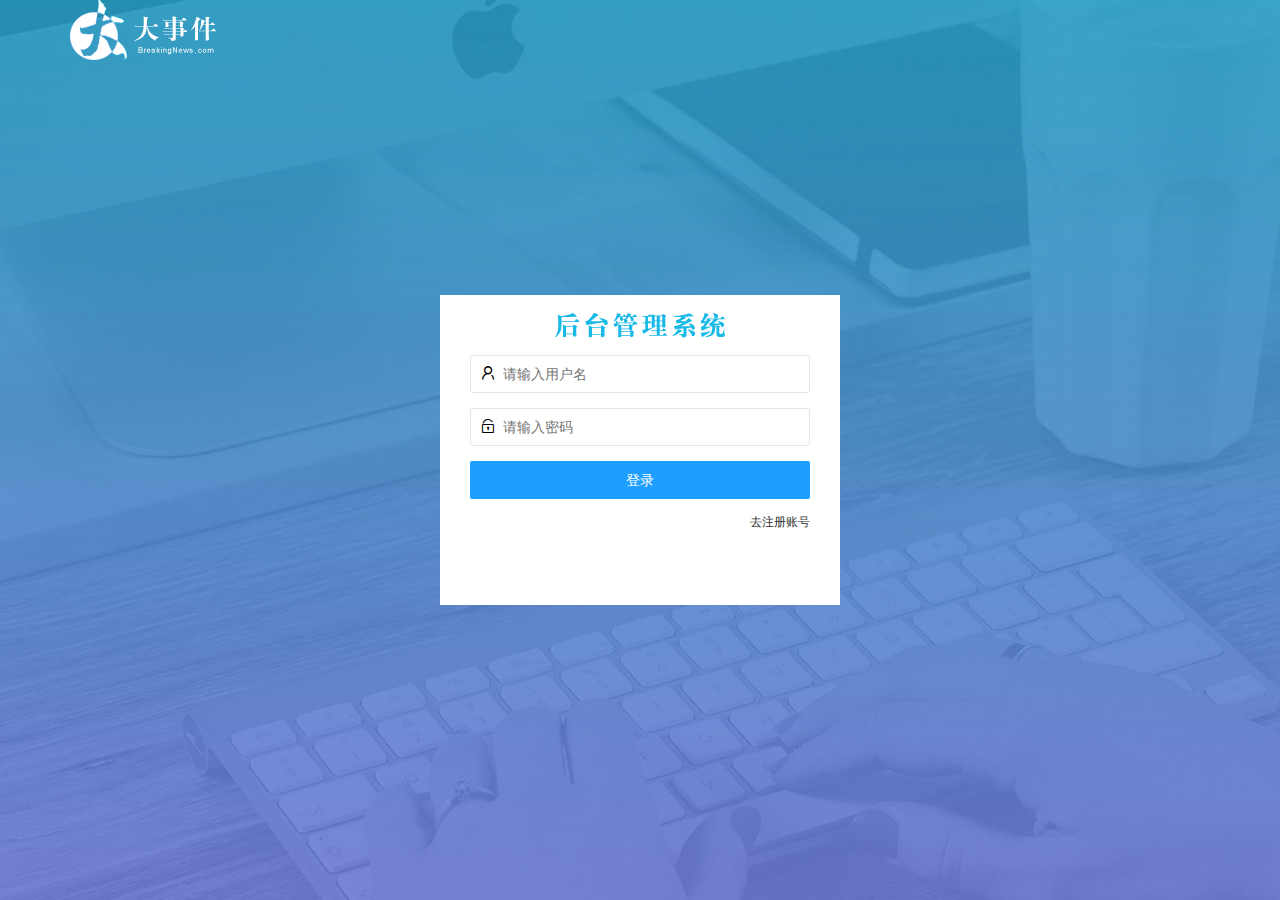
<file: login.html>
<!DOCTYPE html>
<html lang="en">

<head>
    <meta charset="UTF-8">
    <meta name="viewport" content="width=device-width, initial-scale=1.0">
    <title>大事件-登录/注册</title>
    <link rel="stylesheet" href="./assets/lib/layui/css/layui.css">
    <link rel="stylesheet" href="./assets/css/login.css">
</head>

<body>
    <!-- 头部logo区域 -->
    <div class="layui-main">
        <img src="./assets/images/logo.png" alt="">
    </div>

    <!-- 登录注册区域 -->
    <div class="loginAndRegBox">
        <div class="title-box"></div>

        <!-- 登录的div -->
        <div class="login-box">
            <!-- 登录的表单 -->
            <form class="layui-form" id="form_login">
                <!-- 用户名 -->
                <div class="layui-form-item">
                    <i class="layui-icon layui-icon-username"></i>
                    <input type="text" name="username" required lay-verify="required" placeholder="请输入用户名"
                        autocomplete="off" class="layui-input">
                </div>
                <!-- 密码 -->
                <div class="layui-form-item">
                    <i class="layui-icon layui-icon-password"></i>
                    <input type="password" name="password" required lay-verify="required|pwd" placeholder="请输入密码"
                        autocomplete="off" class="layui-input">
                </div>
                <!-- 登录按钮 -->
                <div class="layui-form-item">
                    <!-- 表单提交按钮和普通按钮的区别就是提交按钮有 lay-submit这个属性 -->
                    <button class="layui-btn layui-btn-fluid layui-btn-normal" lay-submit>登录</button>
                </div>
                <!-- 切换按钮 -->
                <div class="layui-form-item links">
                    <a href="javascript:;" id="link_reg">去注册账号</a>
                </div>
            </form>

        </div>
        <!-- 注册的div -->
        <div class="reg-box">
            <!-- 注册的表单 -->
            <form class="layui-form" id="form_reg">
                <!-- 用户名 -->
                <div class="layui-form-item">
                    <i class="layui-icon layui-icon-username"></i>
                    <input type="text" name="username" required lay-verify="required" placeholder="请输入用户名"
                        autocomplete="off" class="layui-input">
                </div>
                <!-- 密码 -->
                <div class="layui-form-item">
                    <i class="layui-icon layui-icon-password"></i>
                    <input type="password" name="password" required lay-verify="required|pwd" placeholder="请输入密码"
                        autocomplete="off" class="layui-input">
                </div>
                <!-- 确认密码 -->
                <div class="layui-form-item">
                    <i class="layui-icon layui-icon-password"></i>
                    <input type="password" name="repassword" required lay-verify="required|pwd|repwd" placeholder="再次确认密码"
                        autocomplete="off" class="layui-input">
                </div>
                <!-- 注册按钮 -->
                <div class="layui-form-item">
                    <!-- 表单提交按钮和普通按钮的区别就是提交按钮有 lay-submit这个属性 -->
                    <button class="layui-btn layui-btn-fluid layui-btn-normal" lay-submit>注册</button>
                </div>
                <!-- 切换按钮 -->
                <div class="layui-form-item links">
                    <a href="javascript:;" id="link_login">去登陆</a>
                </div>
            </form>
            
        </div>
    </div>

    <script src="./assets/lib/layui/layui.all.js"></script>
    <script src="./assets/lib/jquery.js"></script>
    <script src="./assets/js/baseApi.js"></script>
    <script src="./assets/js/login.js"></script>
</body>

</html>
</file>
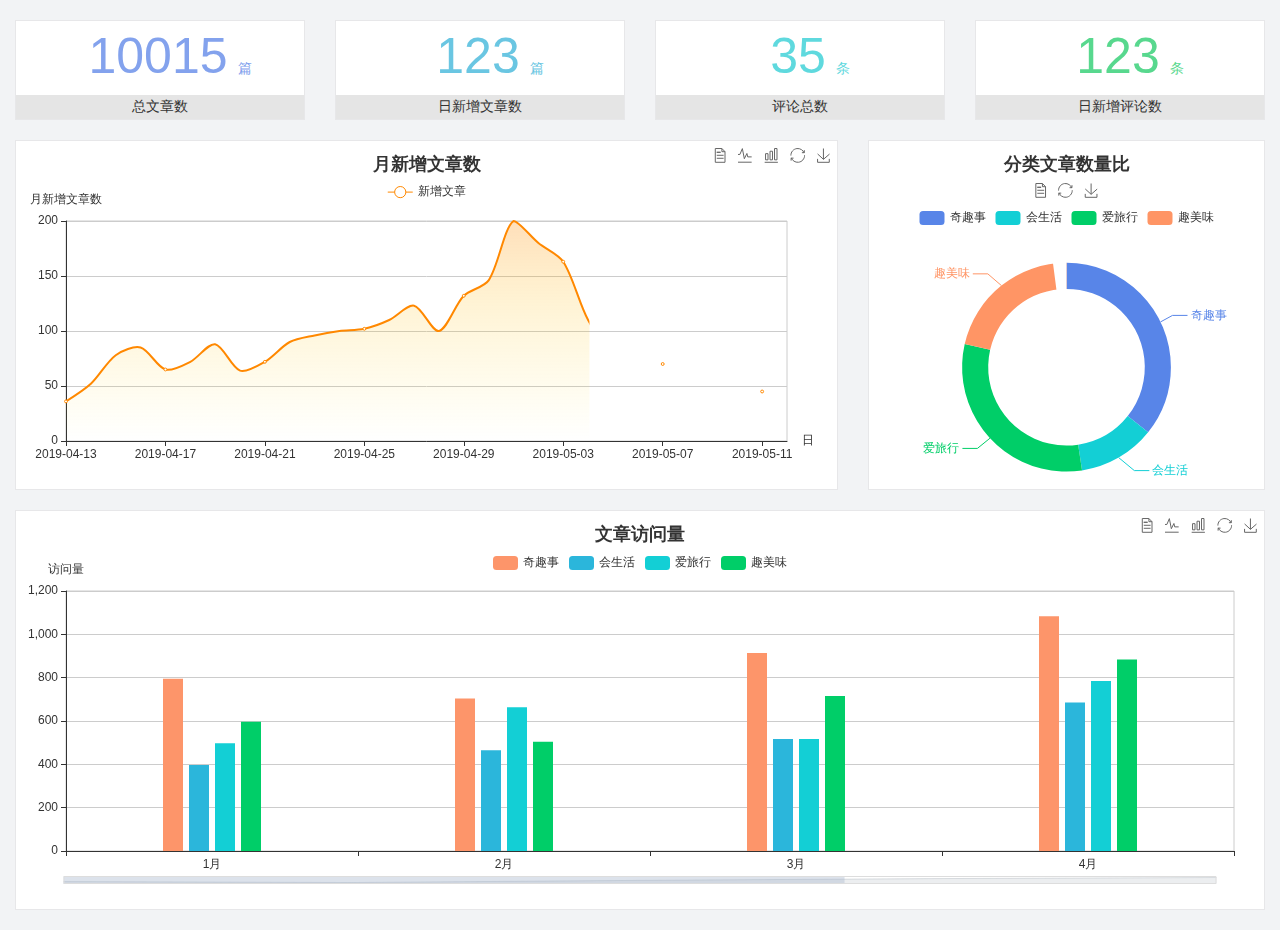
<file: home/dashboard.html>
<!DOCTYPE html>
<html lang="en">

<head>
  <meta charset="UTF-8">
  <meta name="viewport" content="width=device-width, initial-scale=1.0">
  <meta http-equiv="X-UA-Compatible" content="ie=edge">
  <title>图表统计</title>
  <link rel="stylesheet" href="../../assets/lib/bootstrap.css" />
  <link rel="stylesheet" href="../../assets/lib/main.css" />
  <script src="../../assets/lib/jquery.js"></script>
  <script type="text/javascript" src="../../assets/lib/echarts.min.js"></script>
</head>

<body>
  <div class="container-fluid">
    <div class="row spannel_list">
      <div class="col-sm-3 col-xs-6">
        <div class="spannel">
          <em>10015</em><span>篇</span>
          <b>总文章数</b>
        </div>
      </div>
      <div class="col-sm-3 col-xs-6">
        <div class="spannel scolor01">
          <em>123</em><span>篇</span>
          <b>日新增文章数</b>
        </div>
      </div>
      <div class="col-sm-3 col-xs-6">
        <div class="spannel scolor02">
          <em>35</em><span>条</span>
          <b>评论总数</b>
        </div>
      </div>
      <div class="col-sm-3 col-xs-6">
        <div class="spannel scolor03">
          <em>123</em><span>条</span>
          <b>日新增评论数</b>
        </div>
      </div>
    </div>
  </div>

  <div class="container-fluid">
    <div class="row curve-pie">
      <div class="col-lg-8 col-md-8">
        <div class="gragh_pannel" id="curve_show"></div>
      </div>
      <div class="col-lg-4 col-md-4">
        <div class="gragh_pannel" id="pie_show"></div>
      </div>
    </div>
  </div>

  <div class="container-fluid">
    <div class="column_pannel" id="column_show"></div>
  </div>

  <script>
    var oChart = echarts.init(document.getElementById('curve_show'));
    var aList_all = [
      { 'count': 36, 'date': '2019-04-13' },
      { 'count': 52, 'date': '2019-04-14' },
      { 'count': 78, 'date': '2019-04-15' },
      { 'count': 85, 'date': '2019-04-16' },
      { 'count': 65, 'date': '2019-04-17' },
      { 'count': 72, 'date': '2019-04-18' },
      { 'count': 88, 'date': '2019-04-19' },
      { 'count': 64, 'date': '2019-04-20' },
      { 'count': 72, 'date': '2019-04-21' },
      { 'count': 90, 'date': '2019-04-22' },
      { 'count': 96, 'date': '2019-04-23' },
      { 'count': 100, 'date': '2019-04-24' },
      { 'count': 102, 'date': '2019-04-25' },
      { 'count': 110, 'date': '2019-04-26' },
      { 'count': 123, 'date': '2019-04-27' },
      { 'count': 100, 'date': '2019-04-28' },
      { 'count': 132, 'date': '2019-04-29' },
      { 'count': 146, 'date': '2019-04-30' },
      { 'count': 200, 'date': '2019-05-01' },
      { 'count': 180, 'date': '2019-05-02' },
      { 'count': 163, 'date': '2019-05-03' },
      { 'count': 110, 'date': '2019-05-04' },
      { 'count': 80, 'date': '2019-05-05' },
      { 'count': 82, 'date': '2019-05-06' },
      { 'count': 70, 'date': '2019-05-07' },
      { 'count': 65, 'date': '2019-05-08' },
      { 'count': 54, 'date': '2019-05-09' },
      { 'count': 40, 'date': '2019-05-10' },
      { 'count': 45, 'date': '2019-05-11' },
      { 'count': 38, 'date': '2019-05-12' },
    ];

    let aCount = [];
    let aDate = [];

    for (var i = 0; i < aList_all.length; i++) {
      aCount.push(aList_all[i].count);
      aDate.push(aList_all[i].date);
    }

    var chartopt = {
      title: {
        text: '月新增文章数',
        left: 'center',
        top: '10'
      },
      tooltip: {
        trigger: 'axis'
      },
      legend: {
        data: ['新增文章'],
        top: '40'
      },
      toolbox: {
        show: true,
        feature: {
          mark: { show: true },
          dataView: { show: true, readOnly: false },
          magicType: { show: true, type: ['line', 'bar'] },
          restore: { show: true },
          saveAsImage: { show: true }
        }
      },
      calculable: true,
      xAxis: [
        {
          name: '日',
          type: 'category',
          boundaryGap: false,
          data: aDate
        }
      ],
      yAxis: [
        {
          name: '月新增文章数',
          type: 'value'
        }
      ],
      series: [
        {
          name: '新增文章',
          type: 'line',
          smooth: true,
          itemStyle: { normal: { areaStyle: { type: 'default' }, color: '#f80' }, lineStyle: { color: '#f80' } },
          data: aCount
        }],
      areaStyle: {
        normal: {
          color: new echarts.graphic.LinearGradient(0, 0, 0, 1, [{
            offset: 0,
            color: 'rgba(255,136,0,0.39)'
          }, {
            offset: .34,
            color: 'rgba(255,180,0,0.25)'
          }, {
            offset: 1,
            color: 'rgba(255,222,0,0.00)'
          }])

        }
      },
      grid: {
        show: true,
        x: 50,
        x2: 50,
        y: 80,
        height: 220
      }
    };

    oChart.setOption(chartopt);


    var oPie = echarts.init(document.getElementById('pie_show'));
    var oPieopt =
    {
      title: {
        top: 10,
        text: '分类文章数量比',
        x: 'center'
      },
      tooltip: {
        trigger: 'item',
        formatter: "{a} <br/>{b} : {c} ({d}%)"
      },
      color: ['#5885e8', '#13cfd5', '#00ce68', '#ff9565'],
      legend: {
        x: 'center',
        top: 65,
        data: ['奇趣事', '会生活', '爱旅行', '趣美味']
      },
      toolbox: {
        show: true,
        x: 'center',
        top: 35,
        feature: {
          mark: { show: true },
          dataView: { show: true, readOnly: false },
          magicType: {
            show: true,
            type: ['pie', 'funnel'],
            option: {
              funnel: {
                x: '25%',
                width: '50%',
                funnelAlign: 'left',
                max: 1548
              }
            }
          },
          restore: { show: true },
          saveAsImage: { show: true }
        }
      },
      calculable: true,
      series: [
        {
          name: '访问来源',
          type: 'pie',
          radius: ['45%', '60%'],
          center: ['50%', '65%'],
          data: [
            { value: 300, name: '奇趣事' },
            { value: 100, name: '会生活' },
            { value: 260, name: '爱旅行' },
            { value: 180, name: '趣美味' }
          ]
        }
      ]
    };
    oPie.setOption(oPieopt);



    var oColumn = this.echarts.init(document.getElementById('column_show'));
    var oColumnopt =
    {
      title: {
        text: '文章访问量',
        left: 'center',
        top: '10'
      },
      tooltip: {
        trigger: 'axis'
      },
      legend: {
        data: ['奇趣事', '会生活', '爱旅行', '趣美味'],
        top: '40'
      },
      toolbox: {
        show: true,
        feature: {
          mark: { show: true },
          dataView: { show: true, readOnly: false },
          magicType: { show: true, type: ['line', 'bar'] },
          restore: { show: true },
          saveAsImage: { show: true }
        }
      },
      calculable: true,
      xAxis: [
        {
          type: 'category',
          data: ['1月', '2月', '3月', '4月', '5月']
        }
      ],
      yAxis: [
        {
          name: '访问量',
          type: 'value'
        }
      ],
      series: [
        {
          name: '奇趣事',
          type: 'bar',
          barWidth: 20,
          itemStyle: {
            normal: { areaStyle: { type: 'default' }, color: '#fd956a' }
          },
          data: [800, 708, 920, 1090, 1200]
        },
        {
          name: '会生活',
          type: 'bar',
          barWidth: 20,
          itemStyle: {
            normal: { areaStyle: { type: 'default' }, color: '#2bb6db' }
          },
          data: [400, 468, 520, 690, 800]
        },
        {
          name: '爱旅行',
          type: 'bar',
          barWidth: 20,
          itemStyle: {
            normal: { areaStyle: { type: 'default' }, color: '#13cfd5' }
          },
          data: [500, 668, 520, 790, 900]
        },
        {
          name: '趣美味',
          type: 'bar',
          barWidth: 20,
          itemStyle: {
            normal: { areaStyle: { type: 'default' }, color: '#00ce68' }
          },
          data: [600, 508, 720, 890, 1000]
        }
      ],
      grid: {
        show: true,
        x: 50,
        x2: 30,
        y: 80,
        height: 260
      },
      dataZoom: [//给x轴设置滚动条
        {
          start: 0,//默认为0
          end: 100 - 1000 / 31,//默认为100
          type: 'slider',
          show: true,
          xAxisIndex: [0],
          handleSize: 0,//滑动条的 左右2个滑动条的大小
          height: 8,//组件高度
          left: 45, //左边的距离
          right: 50,//右边的距离
          bottom: 26,//右边的距离
          handleColor: '#ddd',//h滑动图标的颜色
          handleStyle: {
            borderColor: "#cacaca",
            borderWidth: "1",
            shadowBlur: 2,
            background: "#ddd",
            shadowColor: "#ddd",
          }
        }]
    };
    oColumn.setOption(oColumnopt);
  </script>
</body>

</html>
</file>
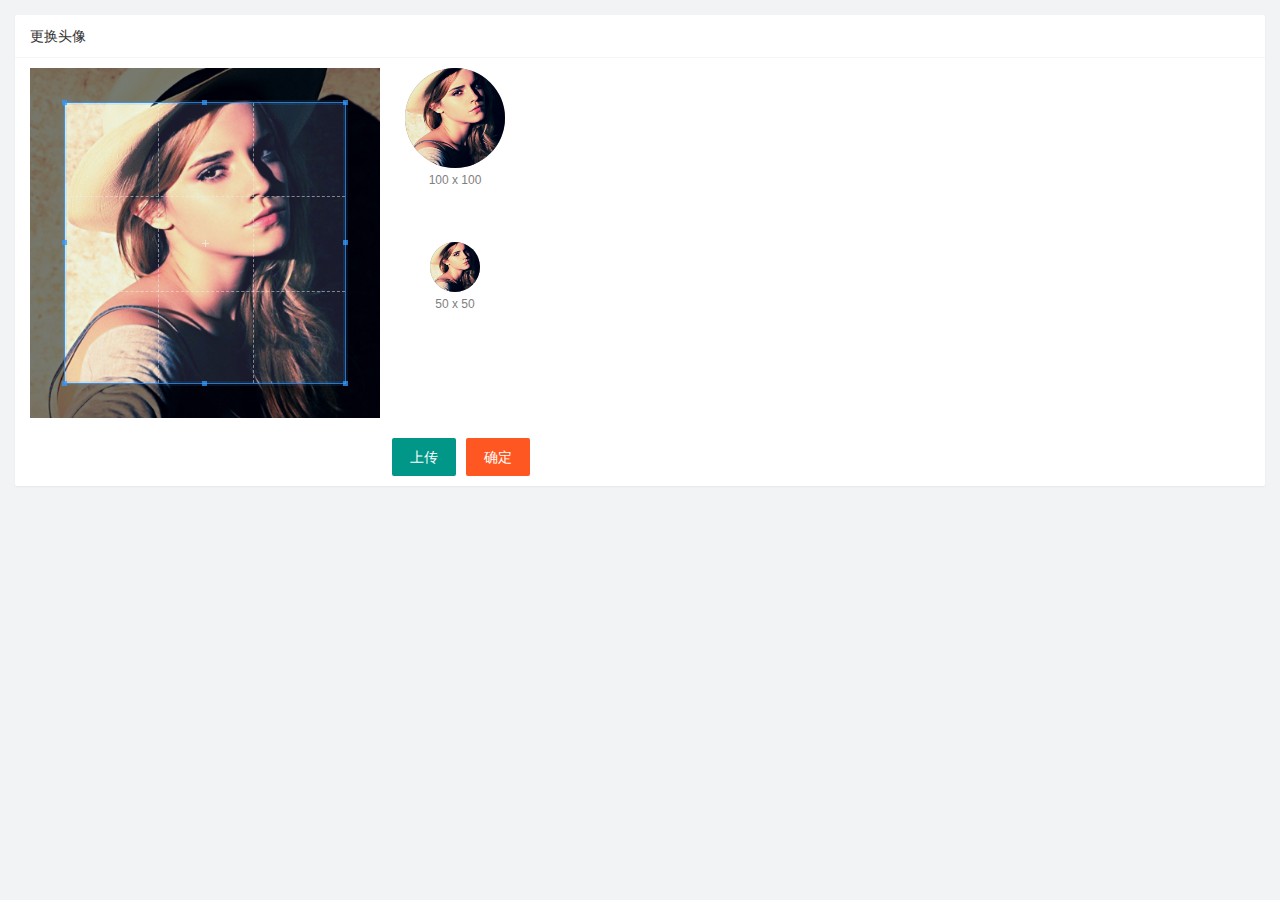
<file: user/user_avatar.html>
<!DOCTYPE html>
<html lang="en">

<head>
    <meta charset="UTF-8">
    <meta name="viewport" content="width=device-width, initial-scale=1.0">
    <title>Document</title>
    <link rel="stylesheet" href="../assets/lib/layui/css/layui.css">
    <link rel="stylesheet" href="../assets/lib/cropper/cropper.css">
    <link rel="stylesheet" href="../assets/css/user/user_avatar.css">
</head>

<body>
    <!-- 卡片区域 -->
    <div class="layui-card">
        <div class="layui-card-header">更换头像</div>
        <div class="layui-card-body">
            <!-- 第一行的图片裁剪和预览区域 -->
            <div class="row1">
                <!-- 图片裁剪区域 -->
                <div class="cropper-box">
                    <!-- 这个 img 标签很重要，将来会把它初始化为裁剪区域 -->
                    <img id="image" src="/assets/images/sample.jpg" />
                </div>
                <!-- 图片的预览区域 -->
                <div class="preview-box">
                    <div>
                        <!-- 宽高为 100px 的预览区域 -->
                        <div class="img-preview w100"></div>
                        <p class="size">100 x 100</p>
                    </div>
                    <div>
                        <!-- 宽高为 50px 的预览区域 -->
                        <div class="img-preview w50"></div>
                        <p class="size">50 x 50</p>
                    </div>
                </div>
            </div>

            <!-- 第二行的按钮区域 -->
            <div class="row2">
                <!-- accept可以指定用户选择哪种类型的文件 -->
                <input type="file" id="file" accept="image/png,image/jpeg">
                <button type="button" class="layui-btn" id="btnChooseImage">上传</button>
                <button type="button" class="layui-btn layui-btn-danger" id="btnUpload">确定</button>
            </div>
        </div>
    </div>

    <script src="../assets/lib/layui/layui.all.js"></script>
    <script src="/assets/lib/jquery.js"></script>
    <script src="/assets/lib/cropper/Cropper.js"></script>
    <script src="/assets/lib/cropper/jquery-cropper.js"></script>
    <script src="../assets/js/baseApi.js"></script>
    <script src="../assets/js/user/user_avatar.js"></script>
</body>

</html>
</file>
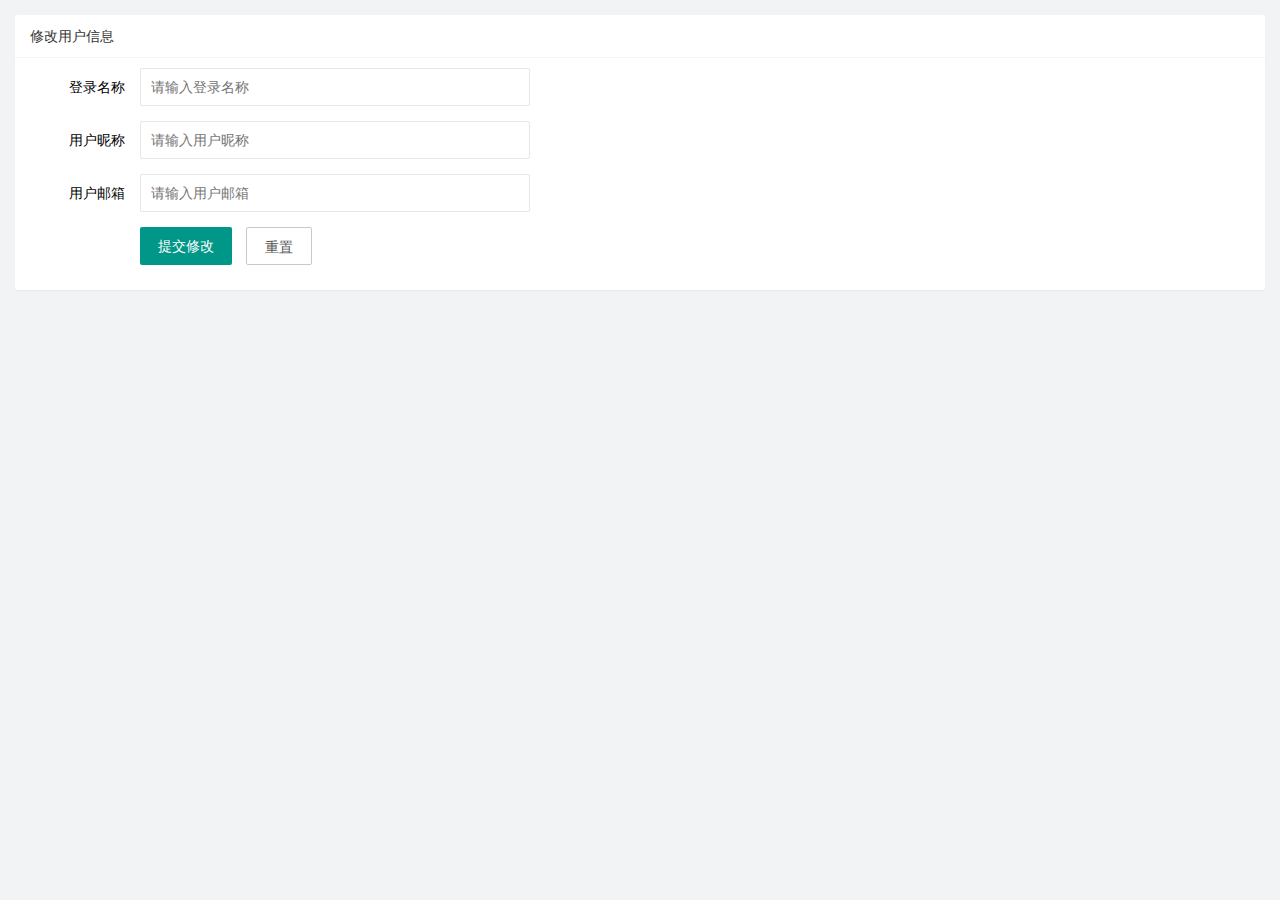
<file: user/user_info.html>
<!DOCTYPE html>
<html lang="en">

<head>
    <meta charset="UTF-8">
    <meta name="viewport" content="width=device-width, initial-scale=1.0">
    <title>个人信息</title>
    <link rel="stylesheet" href="../assets/lib/layui/css/layui.css">
    <link rel="stylesheet" href="../assets/css/user/user_info.css">
</head>

<body>
    <!-- 卡片区域 -->
    <div class="layui-card">
        <div class="layui-card-header">修改用户信息</div>
        <div class="layui-card-body">
            <!-- form表单区域 -->
            <form class="layui-form" lay-filter="formUserInfo">
                <!-- 添加一个隐藏域 -->
                <input type="hidden" name="id" value="">
                
                <div class="layui-form-item">
                    <label class="layui-form-label">登录名称</label>
                    <div class="layui-input-block">
                        <input type="text" name="username" required lay-verify="required" placeholder="请输入登录名称"
                            autocomplete="off" class="layui-input" readonly>
                    </div>
                </div>
                <div class="layui-form-item">
                    <label class="layui-form-label">用户昵称</label>
                    <div class="layui-input-block">
                        <input type="text" name="nickname" required lay-verify="required|nickname" placeholder="请输入用户昵称"
                            autocomplete="off" class="layui-input">
                    </div>
                </div>
                <div class="layui-form-item">
                    <label class="layui-form-label">用户邮箱</label>
                    <div class="layui-input-block">
                        <input type="text" name="email" required lay-verify="required|email" placeholder="请输入用户邮箱"
                            autocomplete="off" class="layui-input">
                    </div>
                </div>
                <div class="layui-form-item">
                    <div class="layui-input-block">
                      <button class="layui-btn" lay-submit lay-filter="formDemo">提交修改</button>
                      <button type="reset" class="layui-btn layui-btn-primary" id="btnReset">重置</button>
                    </div>
                  </div>
            </form>
        </div>
    </div>

    <script src="../assets/lib/layui/layui.all.js"></script>
    <script src="../assets/lib/jquery.js"></script>
    <script src="../assets/js/baseApi.js"></script>
    <script src="../assets/js/user/user_info.js"></script>
</body>

</html>
</file>
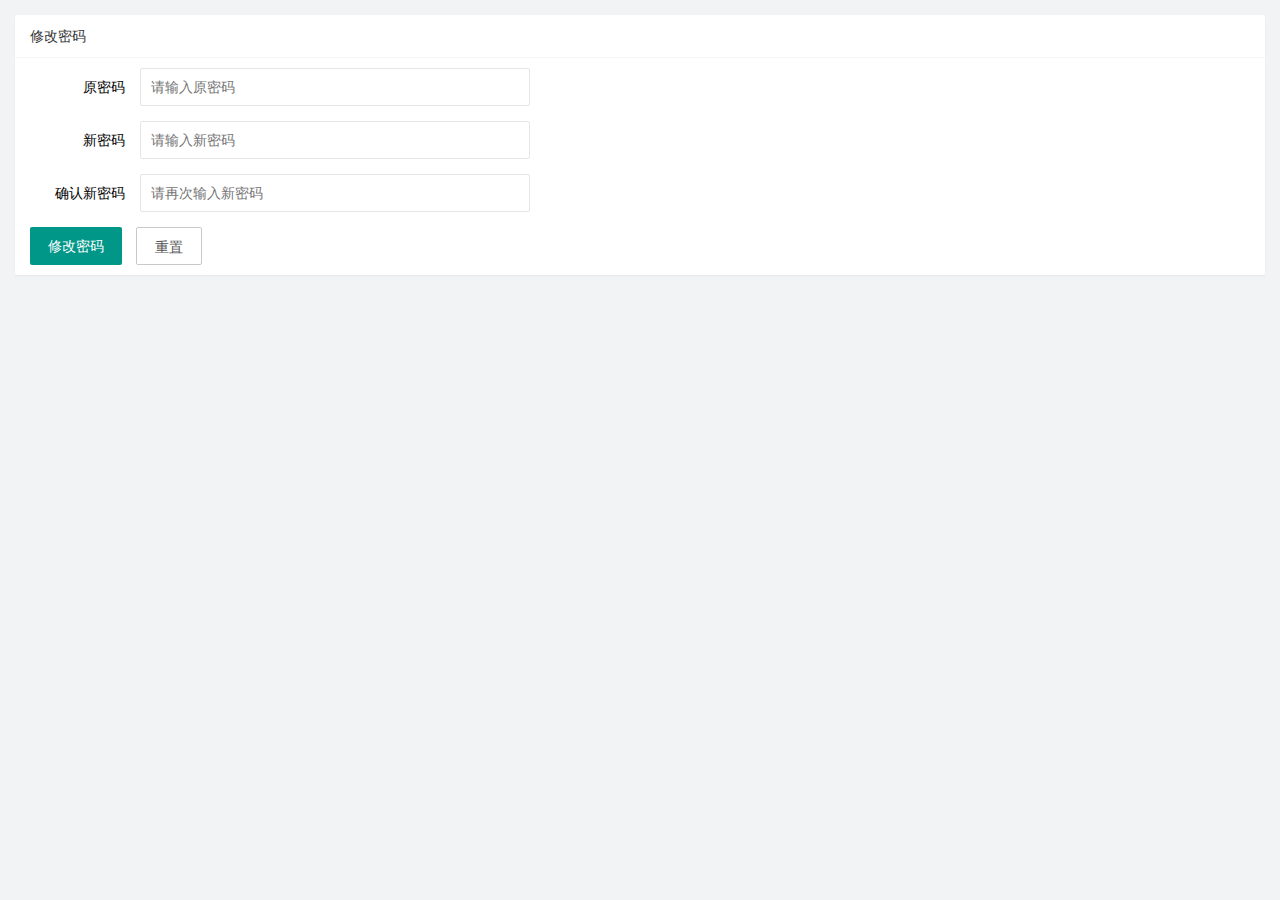
<file: user/user_pwd.html>
<!DOCTYPE html>
<html lang="en">

<head>
    <meta charset="UTF-8">
    <meta name="viewport" content="width=device-width, initial-scale=1.0">
    <title>Document</title>
    <link rel="stylesheet" href="../assets/lib/layui/css/layui.css">
    <link rel="stylesheet" href="../assets/css/user/user_pwd.css">
</head>

<body>
    <!-- 卡片区域 -->
    <div class="layui-card">
        <div class="layui-card-header">修改密码</div>
        <div class="layui-card-body">
            <form class="layui-form" action="">
                <div class="layui-form-item">
                    <label class="layui-form-label">原密码</label>
                    <div class="layui-input-block">
                        <input type="password" name="oldPwd" required lay-verify="required|pwd" placeholder="请输入原密码"
                            autocomplete="off" class="layui-input">
                    </div>
                </div>
                <div class="layui-form-item">
                    <label class="layui-form-label">新密码</label>
                    <div class="layui-input-block">
                        <input type="password" name="newPwd" required lay-verify="required|pwd|samePwd" placeholder="请输入新密码"
                            autocomplete="off" class="layui-input">
                    </div>
                </div>
                <div class="layui-form-item">
                    <label class="layui-form-label">确认新密码</label>
                    <div class="layui-input-block">
                        <input type="password" name="rePwd" required lay-verify="required|pwd|rePwd" placeholder="请再次输入新密码"
                            autocomplete="off" class="layui-input">
                    </div>
                </div>
                <button class="layui-btn" lay-submit lay-filter="formDemo">修改密码</button>
                <button type="reset" class="layui-btn layui-btn-primary">重置</button>
            </form>
        </div>
    </div>

    <script src="../assets/lib/layui/layui.all.js"></script>
    <script src="../assets/lib/jquery.js"></script>
    <script src="../assets/js/baseApi.js"></script>
    <script src="../assets/js/user/user_pwd.js"></script>
</body>

</html>
</file>
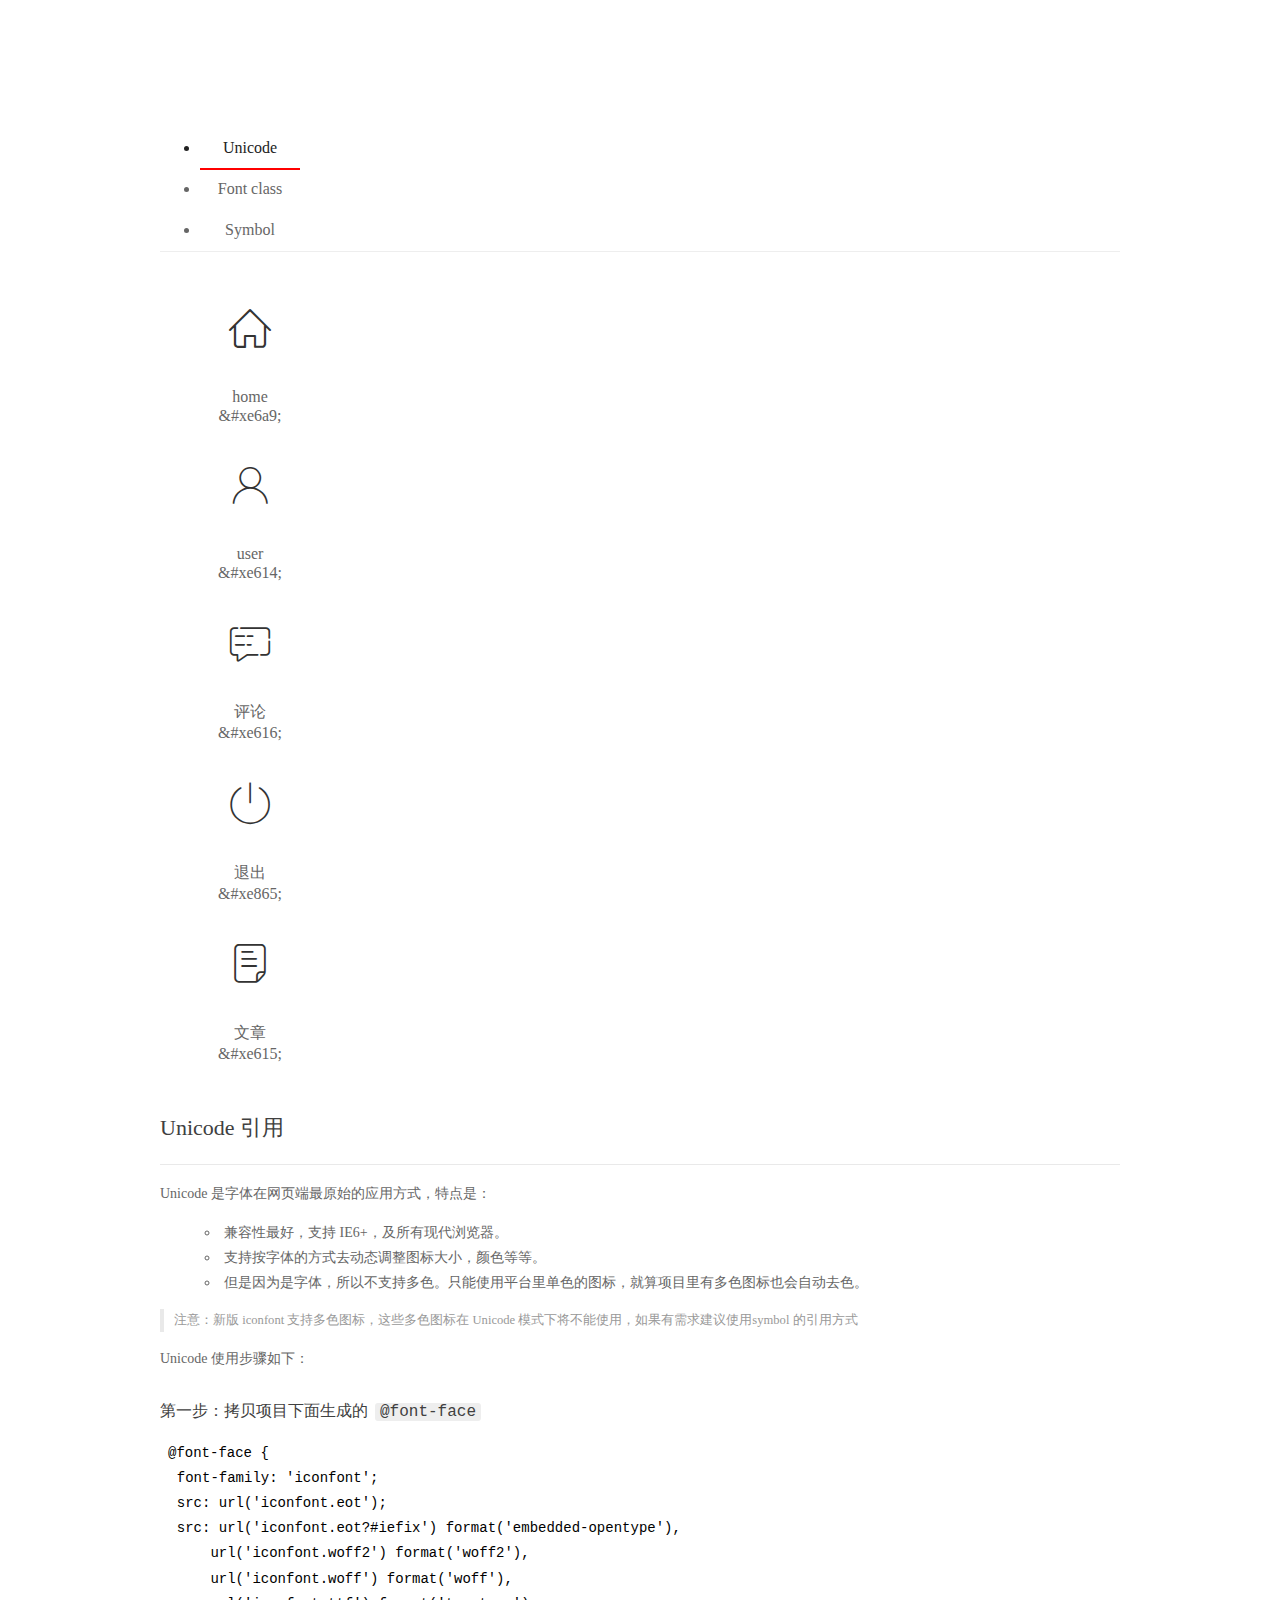
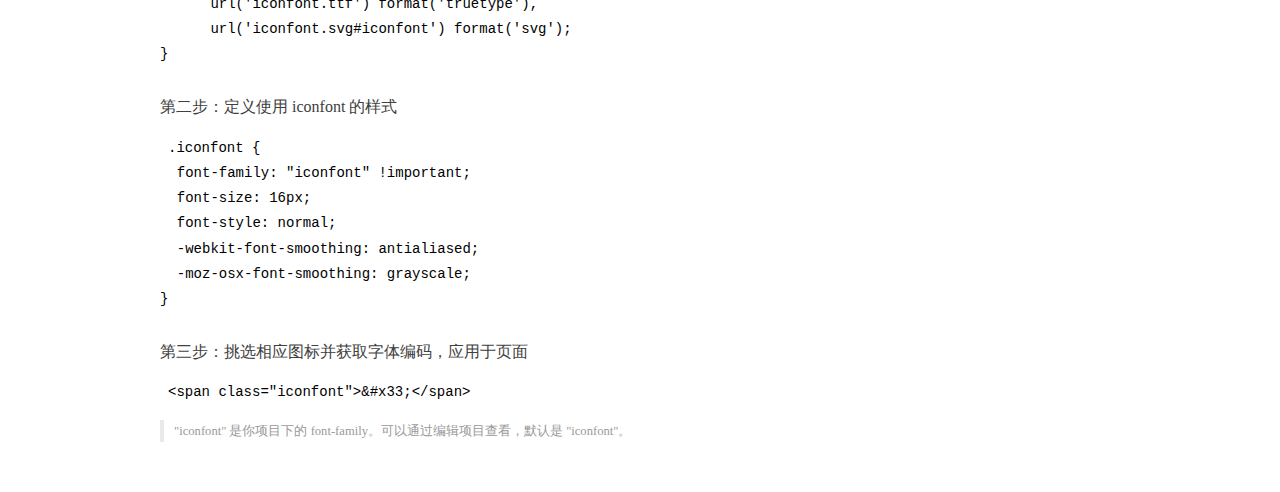
<file: assets/fonts/demo_index.html>
<!DOCTYPE html>
<html>
<head>
  <meta charset="utf-8"/>
  <title>IconFont Demo</title>
  <link rel="shortcut icon" href="https://gtms04.alicdn.com/tps/i4/TB1_oz6GVXXXXaFXpXXJDFnIXXX-64-64.ico" type="image/x-icon"/>
  <link rel="stylesheet" href="https://g.alicdn.com/thx/cube/1.3.2/cube.min.css">
  <link rel="stylesheet" href="demo.css">
  <link rel="stylesheet" href="iconfont.css">
  <script src="iconfont.js"></script>
  <!-- jQuery -->
  <script src="https://a1.alicdn.com/oss/uploads/2018/12/26/7bfddb60-08e8-11e9-9b04-53e73bb6408b.js"></script>
  <!-- 代码高亮 -->
  <script src="https://a1.alicdn.com/oss/uploads/2018/12/26/a3f714d0-08e6-11e9-8a15-ebf944d7534c.js"></script>
</head>
<body>
  <div class="main">
    <h1 class="logo"><a href="https://www.iconfont.cn/" title="iconfont 首页" target="_blank">&#xe86b;</a></h1>
    <div class="nav-tabs">
      <ul id="tabs" class="dib-box">
        <li class="dib active"><span>Unicode</span></li>
        <li class="dib"><span>Font class</span></li>
        <li class="dib"><span>Symbol</span></li>
      </ul>
      
    </div>
    <div class="tab-container">
      <div class="content unicode" style="display: block;">
          <ul class="icon_lists dib-box">
          
            <li class="dib">
              <span class="icon iconfont">&#xe6a9;</span>
                <div class="name">home</div>
                <div class="code-name">&amp;#xe6a9;</div>
              </li>
          
            <li class="dib">
              <span class="icon iconfont">&#xe614;</span>
                <div class="name">user</div>
                <div class="code-name">&amp;#xe614;</div>
              </li>
          
            <li class="dib">
              <span class="icon iconfont">&#xe616;</span>
                <div class="name">评论</div>
                <div class="code-name">&amp;#xe616;</div>
              </li>
          
            <li class="dib">
              <span class="icon iconfont">&#xe865;</span>
                <div class="name">退出</div>
                <div class="code-name">&amp;#xe865;</div>
              </li>
          
            <li class="dib">
              <span class="icon iconfont">&#xe615;</span>
                <div class="name">文章</div>
                <div class="code-name">&amp;#xe615;</div>
              </li>
          
          </ul>
          <div class="article markdown">
          <h2 id="unicode-">Unicode 引用</h2>
          <hr>

          <p>Unicode 是字体在网页端最原始的应用方式，特点是：</p>
          <ul>
            <li>兼容性最好，支持 IE6+，及所有现代浏览器。</li>
            <li>支持按字体的方式去动态调整图标大小，颜色等等。</li>
            <li>但是因为是字体，所以不支持多色。只能使用平台里单色的图标，就算项目里有多色图标也会自动去色。</li>
          </ul>
          <blockquote>
            <p>注意：新版 iconfont 支持多色图标，这些多色图标在 Unicode 模式下将不能使用，如果有需求建议使用symbol 的引用方式</p>
          </blockquote>
          <p>Unicode 使用步骤如下：</p>
          <h3 id="-font-face">第一步：拷贝项目下面生成的 <code>@font-face</code></h3>
<pre><code class="language-css"
>@font-face {
  font-family: 'iconfont';
  src: url('iconfont.eot');
  src: url('iconfont.eot?#iefix') format('embedded-opentype'),
      url('iconfont.woff2') format('woff2'),
      url('iconfont.woff') format('woff'),
      url('iconfont.ttf') format('truetype'),
      url('iconfont.svg#iconfont') format('svg');
}
</code></pre>
          <h3 id="-iconfont-">第二步：定义使用 iconfont 的样式</h3>
<pre><code class="language-css"
>.iconfont {
  font-family: "iconfont" !important;
  font-size: 16px;
  font-style: normal;
  -webkit-font-smoothing: antialiased;
  -moz-osx-font-smoothing: grayscale;
}
</code></pre>
          <h3 id="-">第三步：挑选相应图标并获取字体编码，应用于页面</h3>
<pre>
<code class="language-html"
>&lt;span class="iconfont"&gt;&amp;#x33;&lt;/span&gt;
</code></pre>
          <blockquote>
            <p>"iconfont" 是你项目下的 font-family。可以通过编辑项目查看，默认是 "iconfont"。</p>
          </blockquote>
          </div>
      </div>
      <div class="content font-class">
        <ul class="icon_lists dib-box">
          
          <li class="dib">
            <span class="icon iconfont icon-home"></span>
            <div class="name">
              home
            </div>
            <div class="code-name">.icon-home
            </div>
          </li>
          
          <li class="dib">
            <span class="icon iconfont icon-user"></span>
            <div class="name">
              user
            </div>
            <div class="code-name">.icon-user
            </div>
          </li>
          
          <li class="dib">
            <span class="icon iconfont icon-pinglun"></span>
            <div class="name">
              评论
            </div>
            <div class="code-name">.icon-pinglun
            </div>
          </li>
          
          <li class="dib">
            <span class="icon iconfont icon-tuichu"></span>
            <div class="name">
              退出
            </div>
            <div class="code-name">.icon-tuichu
            </div>
          </li>
          
          <li class="dib">
            <span class="icon iconfont icon-16"></span>
            <div class="name">
              文章
            </div>
            <div class="code-name">.icon-16
            </div>
          </li>
          
        </ul>
        <div class="article markdown">
        <h2 id="font-class-">font-class 引用</h2>
        <hr>

        <p>font-class 是 Unicode 使用方式的一种变种，主要是解决 Unicode 书写不直观，语意不明确的问题。</p>
        <p>与 Unicode 使用方式相比，具有如下特点：</p>
        <ul>
          <li>兼容性良好，支持 IE8+，及所有现代浏览器。</li>
          <li>相比于 Unicode 语意明确，书写更直观。可以很容易分辨这个 icon 是什么。</li>
          <li>因为使用 class 来定义图标，所以当要替换图标时，只需要修改 class 里面的 Unicode 引用。</li>
          <li>不过因为本质上还是使用的字体，所以多色图标还是不支持的。</li>
        </ul>
        <p>使用步骤如下：</p>
        <h3 id="-fontclass-">第一步：引入项目下面生成的 fontclass 代码：</h3>
<pre><code class="language-html">&lt;link rel="stylesheet" href="./iconfont.css"&gt;
</code></pre>
        <h3 id="-">第二步：挑选相应图标并获取类名，应用于页面：</h3>
<pre><code class="language-html">&lt;span class="iconfont icon-xxx"&gt;&lt;/span&gt;
</code></pre>
        <blockquote>
          <p>"
            iconfont" 是你项目下的 font-family。可以通过编辑项目查看，默认是 "iconfont"。</p>
        </blockquote>
      </div>
      </div>
      <div class="content symbol">
          <ul class="icon_lists dib-box">
          
            <li class="dib">
                <svg class="icon svg-icon" aria-hidden="true">
                  <use xlink:href="#icon-home"></use>
                </svg>
                <div class="name">home</div>
                <div class="code-name">#icon-home</div>
            </li>
          
            <li class="dib">
                <svg class="icon svg-icon" aria-hidden="true">
                  <use xlink:href="#icon-user"></use>
                </svg>
                <div class="name">user</div>
                <div class="code-name">#icon-user</div>
            </li>
          
            <li class="dib">
                <svg class="icon svg-icon" aria-hidden="true">
                  <use xlink:href="#icon-pinglun"></use>
                </svg>
                <div class="name">评论</div>
                <div class="code-name">#icon-pinglun</div>
            </li>
          
            <li class="dib">
                <svg class="icon svg-icon" aria-hidden="true">
                  <use xlink:href="#icon-tuichu"></use>
                </svg>
                <div class="name">退出</div>
                <div class="code-name">#icon-tuichu</div>
            </li>
          
            <li class="dib">
                <svg class="icon svg-icon" aria-hidden="true">
                  <use xlink:href="#icon-16"></use>
                </svg>
                <div class="name">文章</div>
                <div class="code-name">#icon-16</div>
            </li>
          
          </ul>
          <div class="article markdown">
          <h2 id="symbol-">Symbol 引用</h2>
          <hr>

          <p>这是一种全新的使用方式，应该说这才是未来的主流，也是平台目前推荐的用法。相关介绍可以参考这篇<a href="">文章</a>
            这种用法其实是做了一个 SVG 的集合，与另外两种相比具有如下特点：</p>
          <ul>
            <li>支持多色图标了，不再受单色限制。</li>
            <li>通过一些技巧，支持像字体那样，通过 <code>font-size</code>, <code>color</code> 来调整样式。</li>
            <li>兼容性较差，支持 IE9+，及现代浏览器。</li>
            <li>浏览器渲染 SVG 的性能一般，还不如 png。</li>
          </ul>
          <p>使用步骤如下：</p>
          <h3 id="-symbol-">第一步：引入项目下面生成的 symbol 代码：</h3>
<pre><code class="language-html">&lt;script src="./iconfont.js"&gt;&lt;/script&gt;
</code></pre>
          <h3 id="-css-">第二步：加入通用 CSS 代码（引入一次就行）：</h3>
<pre><code class="language-html">&lt;style&gt;
.icon {
  width: 1em;
  height: 1em;
  vertical-align: -0.15em;
  fill: currentColor;
  overflow: hidden;
}
&lt;/style&gt;
</code></pre>
          <h3 id="-">第三步：挑选相应图标并获取类名，应用于页面：</h3>
<pre><code class="language-html">&lt;svg class="icon" aria-hidden="true"&gt;
  &lt;use xlink:href="#icon-xxx"&gt;&lt;/use&gt;
&lt;/svg&gt;
</code></pre>
          </div>
      </div>

    </div>
  </div>
  <script>
  $(document).ready(function () {
      $('.tab-container .content:first').show()

      $('#tabs li').click(function (e) {
        var tabContent = $('.tab-container .content')
        var index = $(this).index()

        if ($(this).hasClass('active')) {
          return
        } else {
          $('#tabs li').removeClass('active')
          $(this).addClass('active')

          tabContent.hide().eq(index).fadeIn()
        }
      })
    })
  </script>
</body>
</html>
</file>
<file: assets/lib/layui/css/layui.css>
/** layui-v2.5.5 MIT License By https://www.layui.com */
 .layui-inline,img{display:inline-block;vertical-align:middle}h1,h2,h3,h4,h5,h6{font-weight:400}.layui-edge,.layui-header,.layui-inline,.layui-main{position:relative}.layui-body,.layui-edge,.layui-elip{overflow:hidden}.layui-btn,.layui-edge,.layui-inline,img{vertical-align:middle}.layui-btn,.layui-disabled,.layui-icon,.layui-unselect{-moz-user-select:none;-webkit-user-select:none;-ms-user-select:none}.layui-elip,.layui-form-checkbox span,.layui-form-pane .layui-form-label{text-overflow:ellipsis;white-space:nowrap}.layui-breadcrumb,.layui-tree-btnGroup{visibility:hidden}blockquote,body,button,dd,div,dl,dt,form,h1,h2,h3,h4,h5,h6,input,li,ol,p,pre,td,textarea,th,ul{margin:0;padding:0;-webkit-tap-highlight-color:rgba(0,0,0,0)}a:active,a:hover{outline:0}img{border:none}li{list-style:none}table{border-collapse:collapse;border-spacing:0}h4,h5,h6{font-size:100%}button,input,optgroup,option,select,textarea{font-family:inherit;font-size:inherit;font-style:inherit;font-weight:inherit;outline:0}pre{white-space:pre-wrap;white-space:-moz-pre-wrap;white-space:-pre-wrap;white-space:-o-pre-wrap;word-wrap:break-word}body{line-height:24px;font:14px Helvetica Neue,Helvetica,PingFang SC,Tahoma,Arial,sans-serif}hr{height:1px;margin:10px 0;border:0;clear:both}a{color:#333;text-decoration:none}a:hover{color:#777}a cite{font-style:normal;*cursor:pointer}.layui-border-box,.layui-border-box *{box-sizing:border-box}.layui-box,.layui-box *{box-sizing:content-box}.layui-clear{clear:both;*zoom:1}.layui-clear:after{content:'\20';clear:both;*zoom:1;display:block;height:0}.layui-inline{*display:inline;*zoom:1}.layui-edge{display:inline-block;width:0;height:0;border-width:6px;border-style:dashed;border-color:transparent}.layui-edge-top{top:-4px;border-bottom-color:#999;border-bottom-style:solid}.layui-edge-right{border-left-color:#999;border-left-style:solid}.layui-edge-bottom{top:2px;border-top-color:#999;border-top-style:solid}.layui-edge-left{border-right-color:#999;border-right-style:solid}.layui-disabled,.layui-disabled:hover{color:#d2d2d2!important;cursor:not-allowed!important}.layui-circle{border-radius:100%}.layui-show{display:block!important}.layui-hide{display:none!important}@font-face{font-family:layui-icon;src:url(../font/iconfont.eot?v=250);src:url(../font/iconfont.eot?v=250#iefix) format('embedded-opentype'),url(../font/iconfont.woff2?v=250) format('woff2'),url(../font/iconfont.woff?v=250) format('woff'),url(../font/iconfont.ttf?v=250) format('truetype'),url(../font/iconfont.svg?v=250#layui-icon) format('svg')}.layui-icon{font-family:layui-icon!important;font-size:16px;font-style:normal;-webkit-font-smoothing:antialiased;-moz-osx-font-smoothing:grayscale}.layui-icon-reply-fill:before{content:"\e611"}.layui-icon-set-fill:before{content:"\e614"}.layui-icon-menu-fill:before{content:"\e60f"}.layui-icon-search:before{content:"\e615"}.layui-icon-share:before{content:"\e641"}.layui-icon-set-sm:before{content:"\e620"}.layui-icon-engine:before{content:"\e628"}.layui-icon-close:before{content:"\1006"}.layui-icon-close-fill:before{content:"\1007"}.layui-icon-chart-screen:before{content:"\e629"}.layui-icon-star:before{content:"\e600"}.layui-icon-circle-dot:before{content:"\e617"}.layui-icon-chat:before{content:"\e606"}.layui-icon-release:before{content:"\e609"}.layui-icon-list:before{content:"\e60a"}.layui-icon-chart:before{content:"\e62c"}.layui-icon-ok-circle:before{content:"\1005"}.layui-icon-layim-theme:before{content:"\e61b"}.layui-icon-table:before{content:"\e62d"}.layui-icon-right:before{content:"\e602"}.layui-icon-left:before{content:"\e603"}.layui-icon-cart-simple:before{content:"\e698"}.layui-icon-face-cry:before{content:"\e69c"}.layui-icon-face-smile:before{content:"\e6af"}.layui-icon-survey:before{content:"\e6b2"}.layui-icon-tree:before{content:"\e62e"}.layui-icon-upload-circle:before{content:"\e62f"}.layui-icon-add-circle:before{content:"\e61f"}.layui-icon-download-circle:before{content:"\e601"}.layui-icon-templeate-1:before{content:"\e630"}.layui-icon-util:before{content:"\e631"}.layui-icon-face-surprised:before{content:"\e664"}.layui-icon-edit:before{content:"\e642"}.layui-icon-speaker:before{content:"\e645"}.layui-icon-down:before{content:"\e61a"}.layui-icon-file:before{content:"\e621"}.layui-icon-layouts:before{content:"\e632"}.layui-icon-rate-half:before{content:"\e6c9"}.layui-icon-add-circle-fine:before{content:"\e608"}.layui-icon-prev-circle:before{content:"\e633"}.layui-icon-read:before{content:"\e705"}.layui-icon-404:before{content:"\e61c"}.layui-icon-carousel:before{content:"\e634"}.layui-icon-help:before{content:"\e607"}.layui-icon-code-circle:before{content:"\e635"}.layui-icon-water:before{content:"\e636"}.layui-icon-username:before{content:"\e66f"}.layui-icon-find-fill:before{content:"\e670"}.layui-icon-about:before{content:"\e60b"}.layui-icon-location:before{content:"\e715"}.layui-icon-up:before{content:"\e619"}.layui-icon-pause:before{content:"\e651"}.layui-icon-date:before{content:"\e637"}.layui-icon-layim-uploadfile:before{content:"\e61d"}.layui-icon-delete:before{content:"\e640"}.layui-icon-play:before{content:"\e652"}.layui-icon-top:before{content:"\e604"}.layui-icon-friends:before{content:"\e612"}.layui-icon-refresh-3:before{content:"\e9aa"}.layui-icon-ok:before{content:"\e605"}.layui-icon-layer:before{content:"\e638"}.layui-icon-face-smile-fine:before{content:"\e60c"}.layui-icon-dollar:before{content:"\e659"}.layui-icon-group:before{content:"\e613"}.layui-icon-layim-download:before{content:"\e61e"}.layui-icon-picture-fine:before{content:"\e60d"}.layui-icon-link:before{content:"\e64c"}.layui-icon-diamond:before{content:"\e735"}.layui-icon-log:before{content:"\e60e"}.layui-icon-rate-solid:before{content:"\e67a"}.layui-icon-fonts-del:before{content:"\e64f"}.layui-icon-unlink:before{content:"\e64d"}.layui-icon-fonts-clear:before{content:"\e639"}.layui-icon-triangle-r:before{content:"\e623"}.layui-icon-circle:before{content:"\e63f"}.layui-icon-radio:before{content:"\e643"}.layui-icon-align-center:before{content:"\e647"}.layui-icon-align-right:before{content:"\e648"}.layui-icon-align-left:before{content:"\e649"}.layui-icon-loading-1:before{content:"\e63e"}.layui-icon-return:before{content:"\e65c"}.layui-icon-fonts-strong:before{content:"\e62b"}.layui-icon-upload:before{content:"\e67c"}.layui-icon-dialogue:before{content:"\e63a"}.layui-icon-video:before{content:"\e6ed"}.layui-icon-headset:before{content:"\e6fc"}.layui-icon-cellphone-fine:before{content:"\e63b"}.layui-icon-add-1:before{content:"\e654"}.layui-icon-face-smile-b:before{content:"\e650"}.layui-icon-fonts-html:before{content:"\e64b"}.layui-icon-form:before{content:"\e63c"}.layui-icon-cart:before{content:"\e657"}.layui-icon-camera-fill:before{content:"\e65d"}.layui-icon-tabs:before{content:"\e62a"}.layui-icon-fonts-code:before{content:"\e64e"}.layui-icon-fire:before{content:"\e756"}.layui-icon-set:before{content:"\e716"}.layui-icon-fonts-u:before{content:"\e646"}.layui-icon-triangle-d:before{content:"\e625"}.layui-icon-tips:before{content:"\e702"}.layui-icon-picture:before{content:"\e64a"}.layui-icon-more-vertical:before{content:"\e671"}.layui-icon-flag:before{content:"\e66c"}.layui-icon-loading:before{content:"\e63d"}.layui-icon-fonts-i:before{content:"\e644"}.layui-icon-refresh-1:before{content:"\e666"}.layui-icon-rmb:before{content:"\e65e"}.layui-icon-home:before{content:"\e68e"}.layui-icon-user:before{content:"\e770"}.layui-icon-notice:before{content:"\e667"}.layui-icon-login-weibo:before{content:"\e675"}.layui-icon-voice:before{content:"\e688"}.layui-icon-upload-drag:before{content:"\e681"}.layui-icon-login-qq:before{content:"\e676"}.layui-icon-snowflake:before{content:"\e6b1"}.layui-icon-file-b:before{content:"\e655"}.layui-icon-template:before{content:"\e663"}.layui-icon-auz:before{content:"\e672"}.layui-icon-console:before{content:"\e665"}.layui-icon-app:before{content:"\e653"}.layui-icon-prev:before{content:"\e65a"}.layui-icon-website:before{content:"\e7ae"}.layui-icon-next:before{content:"\e65b"}.layui-icon-component:before{content:"\e857"}.layui-icon-more:before{content:"\e65f"}.layui-icon-login-wechat:before{content:"\e677"}.layui-icon-shrink-right:before{content:"\e668"}.layui-icon-spread-left:before{content:"\e66b"}.layui-icon-camera:before{content:"\e660"}.layui-icon-note:before{content:"\e66e"}.layui-icon-refresh:before{content:"\e669"}.layui-icon-female:before{content:"\e661"}.layui-icon-male:before{content:"\e662"}.layui-icon-password:before{content:"\e673"}.layui-icon-senior:before{content:"\e674"}.layui-icon-theme:before{content:"\e66a"}.layui-icon-tread:before{content:"\e6c5"}.layui-icon-praise:before{content:"\e6c6"}.layui-icon-star-fill:before{content:"\e658"}.layui-icon-rate:before{content:"\e67b"}.layui-icon-template-1:before{content:"\e656"}.layui-icon-vercode:before{content:"\e679"}.layui-icon-cellphone:before{content:"\e678"}.layui-icon-screen-full:before{content:"\e622"}.layui-icon-screen-restore:before{content:"\e758"}.layui-icon-cols:before{content:"\e610"}.layui-icon-export:before{content:"\e67d"}.layui-icon-print:before{content:"\e66d"}.layui-icon-slider:before{content:"\e714"}.layui-icon-addition:before{content:"\e624"}.layui-icon-subtraction:before{content:"\e67e"}.layui-icon-service:before{content:"\e626"}.layui-icon-transfer:before{content:"\e691"}.layui-main{width:1140px;margin:0 auto}.layui-header{z-index:1000;height:60px}.layui-header a:hover{transition:all .5s;-webkit-transition:all .5s}.layui-side{position:fixed;left:0;top:0;bottom:0;z-index:999;width:200px;overflow-x:hidden}.layui-side-scroll{position:relative;width:220px;height:100%;overflow-x:hidden}.layui-body{position:absolute;left:200px;right:0;top:0;bottom:0;z-index:998;width:auto;overflow-y:auto;box-sizing:border-box}.layui-layout-body{overflow:hidden}.layui-layout-admin .layui-header{background-color:#23262E}.layui-layout-admin .layui-side{top:60px;width:200px;overflow-x:hidden}.layui-layout-admin .layui-body{position:fixed;top:60px;bottom:44px}.layui-layout-admin .layui-main{width:auto;margin:0 15px}.layui-layout-admin .layui-footer{position:fixed;left:200px;right:0;bottom:0;height:44px;line-height:44px;padding:0 15px;background-color:#eee}.layui-layout-admin .layui-logo{position:absolute;left:0;top:0;width:200px;height:100%;line-height:60px;text-align:center;color:#009688;font-size:16px}.layui-layout-admin .layui-header .layui-nav{background:0 0}.layui-layout-left{position:absolute!important;left:200px;top:0}.layui-layout-right{position:absolute!important;right:0;top:0}.layui-container{position:relative;margin:0 auto;padding:0 15px;box-sizing:border-box}.layui-fluid{position:relative;margin:0 auto;padding:0 15px}.layui-row:after,.layui-row:before{content:'';display:block;clear:both}.layui-col-lg1,.layui-col-lg10,.layui-col-lg11,.layui-col-lg12,.layui-col-lg2,.layui-col-lg3,.layui-col-lg4,.layui-col-lg5,.layui-col-lg6,.layui-col-lg7,.layui-col-lg8,.layui-col-lg9,.layui-col-md1,.layui-col-md10,.layui-col-md11,.layui-col-md12,.layui-col-md2,.layui-col-md3,.layui-col-md4,.layui-col-md5,.layui-col-md6,.layui-col-md7,.layui-col-md8,.layui-col-md9,.layui-col-sm1,.layui-col-sm10,.layui-col-sm11,.layui-col-sm12,.layui-col-sm2,.layui-col-sm3,.layui-col-sm4,.layui-col-sm5,.layui-col-sm6,.layui-col-sm7,.layui-col-sm8,.layui-col-sm9,.layui-col-xs1,.layui-col-xs10,.layui-col-xs11,.layui-col-xs12,.layui-col-xs2,.layui-col-xs3,.layui-col-xs4,.layui-col-xs5,.layui-col-xs6,.layui-col-xs7,.layui-col-xs8,.layui-col-xs9{position:relative;display:block;box-sizing:border-box}.layui-col-xs1,.layui-col-xs10,.layui-col-xs11,.layui-col-xs12,.layui-col-xs2,.layui-col-xs3,.layui-col-xs4,.layui-col-xs5,.layui-col-xs6,.layui-col-xs7,.layui-col-xs8,.layui-col-xs9{float:left}.layui-col-xs1{width:8.33333333%}.layui-col-xs2{width:16.66666667%}.layui-col-xs3{width:25%}.layui-col-xs4{width:33.33333333%}.layui-col-xs5{width:41.66666667%}.layui-col-xs6{width:50%}.layui-col-xs7{width:58.33333333%}.layui-col-xs8{width:66.66666667%}.layui-col-xs9{width:75%}.layui-col-xs10{width:83.33333333%}.layui-col-xs11{width:91.66666667%}.layui-col-xs12{width:100%}.layui-col-xs-offset1{margin-left:8.33333333%}.layui-col-xs-offset2{margin-left:16.66666667%}.layui-col-xs-offset3{margin-left:25%}.layui-col-xs-offset4{margin-left:33.33333333%}.layui-col-xs-offset5{margin-left:41.66666667%}.layui-col-xs-offset6{margin-left:50%}.layui-col-xs-offset7{margin-left:58.33333333%}.layui-col-xs-offset8{margin-left:66.66666667%}.layui-col-xs-offset9{margin-left:75%}.layui-col-xs-offset10{margin-left:83.33333333%}.layui-col-xs-offset11{margin-left:91.66666667%}.layui-col-xs-offset12{margin-left:100%}@media screen and (max-width:768px){.layui-hide-xs{display:none!important}.layui-show-xs-block{display:block!important}.layui-show-xs-inline{display:inline!important}.layui-show-xs-inline-block{display:inline-block!important}}@media screen and (min-width:768px){.layui-container{width:750px}.layui-hide-sm{display:none!important}.layui-show-sm-block{display:block!important}.layui-show-sm-inline{display:inline!important}.layui-show-sm-inline-block{display:inline-block!important}.layui-col-sm1,.layui-col-sm10,.layui-col-sm11,.layui-col-sm12,.layui-col-sm2,.layui-col-sm3,.layui-col-sm4,.layui-col-sm5,.layui-col-sm6,.layui-col-sm7,.layui-col-sm8,.layui-col-sm9{float:left}.layui-col-sm1{width:8.33333333%}.layui-col-sm2{width:16.66666667%}.layui-col-sm3{width:25%}.layui-col-sm4{width:33.33333333%}.layui-col-sm5{width:41.66666667%}.layui-col-sm6{width:50%}.layui-col-sm7{width:58.33333333%}.layui-col-sm8{width:66.66666667%}.layui-col-sm9{width:75%}.layui-col-sm10{width:83.33333333%}.layui-col-sm11{width:91.66666667%}.layui-col-sm12{width:100%}.layui-col-sm-offset1{margin-left:8.33333333%}.layui-col-sm-offset2{margin-left:16.66666667%}.layui-col-sm-offset3{margin-left:25%}.layui-col-sm-offset4{margin-left:33.33333333%}.layui-col-sm-offset5{margin-left:41.66666667%}.layui-col-sm-offset6{margin-left:50%}.layui-col-sm-offset7{margin-left:58.33333333%}.layui-col-sm-offset8{margin-left:66.66666667%}.layui-col-sm-offset9{margin-left:75%}.layui-col-sm-offset10{margin-left:83.33333333%}.layui-col-sm-offset11{margin-left:91.66666667%}.layui-col-sm-offset12{margin-left:100%}}@media screen and (min-width:992px){.layui-container{width:970px}.layui-hide-md{display:none!important}.layui-show-md-block{display:block!important}.layui-show-md-inline{display:inline!important}.layui-show-md-inline-block{display:inline-block!important}.layui-col-md1,.layui-col-md10,.layui-col-md11,.layui-col-md12,.layui-col-md2,.layui-col-md3,.layui-col-md4,.layui-col-md5,.layui-col-md6,.layui-col-md7,.layui-col-md8,.layui-col-md9{float:left}.layui-col-md1{width:8.33333333%}.layui-col-md2{width:16.66666667%}.layui-col-md3{width:25%}.layui-col-md4{width:33.33333333%}.layui-col-md5{width:41.66666667%}.layui-col-md6{width:50%}.layui-col-md7{width:58.33333333%}.layui-col-md8{width:66.66666667%}.layui-col-md9{width:75%}.layui-col-md10{width:83.33333333%}.layui-col-md11{width:91.66666667%}.layui-col-md12{width:100%}.layui-col-md-offset1{margin-left:8.33333333%}.layui-col-md-offset2{margin-left:16.66666667%}.layui-col-md-offset3{margin-left:25%}.layui-col-md-offset4{margin-left:33.33333333%}.layui-col-md-offset5{margin-left:41.66666667%}.layui-col-md-offset6{margin-left:50%}.layui-col-md-offset7{margin-left:58.33333333%}.layui-col-md-offset8{margin-left:66.66666667%}.layui-col-md-offset9{margin-left:75%}.layui-col-md-offset10{margin-left:83.33333333%}.layui-col-md-offset11{margin-left:91.66666667%}.layui-col-md-offset12{margin-left:100%}}@media screen and (min-width:1200px){.layui-container{width:1170px}.layui-hide-lg{display:none!important}.layui-show-lg-block{display:block!important}.layui-show-lg-inline{display:inline!important}.layui-show-lg-inline-block{display:inline-block!important}.layui-col-lg1,.layui-col-lg10,.layui-col-lg11,.layui-col-lg12,.layui-col-lg2,.layui-col-lg3,.layui-col-lg4,.layui-col-lg5,.layui-col-lg6,.layui-col-lg7,.layui-col-lg8,.layui-col-lg9{float:left}.layui-col-lg1{width:8.33333333%}.layui-col-lg2{width:16.66666667%}.layui-col-lg3{width:25%}.layui-col-lg4{width:33.33333333%}.layui-col-lg5{width:41.66666667%}.layui-col-lg6{width:50%}.layui-col-lg7{width:58.33333333%}.layui-col-lg8{width:66.66666667%}.layui-col-lg9{width:75%}.layui-col-lg10{width:83.33333333%}.layui-col-lg11{width:91.66666667%}.layui-col-lg12{width:100%}.layui-col-lg-offset1{margin-left:8.33333333%}.layui-col-lg-offset2{margin-left:16.66666667%}.layui-col-lg-offset3{margin-left:25%}.layui-col-lg-offset4{margin-left:33.33333333%}.layui-col-lg-offset5{margin-left:41.66666667%}.layui-col-lg-offset6{margin-left:50%}.layui-col-lg-offset7{margin-left:58.33333333%}.layui-col-lg-offset8{margin-left:66.66666667%}.layui-col-lg-offset9{margin-left:75%}.layui-col-lg-offset10{margin-left:83.33333333%}.layui-col-lg-offset11{margin-left:91.66666667%}.layui-col-lg-offset12{margin-left:100%}}.layui-col-space1{margin:-.5px}.layui-col-space1>*{padding:.5px}.layui-col-space3{margin:-1.5px}.layui-col-space3>*{padding:1.5px}.layui-col-space5{margin:-2.5px}.layui-col-space5>*{padding:2.5px}.layui-col-space8{margin:-3.5px}.layui-col-space8>*{padding:3.5px}.layui-col-space10{margin:-5px}.layui-col-space10>*{padding:5px}.layui-col-space12{margin:-6px}.layui-col-space12>*{padding:6px}.layui-col-space15{margin:-7.5px}.layui-col-space15>*{padding:7.5px}.layui-col-space18{margin:-9px}.layui-col-space18>*{padding:9px}.layui-col-space20{margin:-10px}.layui-col-space20>*{padding:10px}.layui-col-space22{margin:-11px}.layui-col-space22>*{padding:11px}.layui-col-space25{margin:-12.5px}.layui-col-space25>*{padding:12.5px}.layui-col-space30{margin:-15px}.layui-col-space30>*{padding:15px}.layui-btn,.layui-input,.layui-select,.layui-textarea,.layui-upload-button{outline:0;-webkit-appearance:none;transition:all .3s;-webkit-transition:all .3s;box-sizing:border-box}.layui-elem-quote{margin-bottom:10px;padding:15px;line-height:22px;border-left:5px solid #009688;border-radius:0 2px 2px 0;background-color:#f2f2f2}.layui-quote-nm{border-style:solid;border-width:1px 1px 1px 5px;background:0 0}.layui-elem-field{margin-bottom:10px;padding:0;border-width:1px;border-style:solid}.layui-elem-field legend{margin-left:20px;padding:0 10px;font-size:20px;font-weight:300}.layui-field-title{margin:10px 0 20px;border-width:1px 0 0}.layui-field-box{padding:10px 15px}.layui-field-title .layui-field-box{padding:10px 0}.layui-progress{position:relative;height:6px;border-radius:20px;background-color:#e2e2e2}.layui-progress-bar{position:absolute;left:0;top:0;width:0;max-width:100%;height:6px;border-radius:20px;text-align:right;background-color:#5FB878;transition:all .3s;-webkit-transition:all .3s}.layui-progress-big,.layui-progress-big .layui-progress-bar{height:18px;line-height:18px}.layui-progress-text{position:relative;top:-20px;line-height:18px;font-size:12px;color:#666}.layui-progress-big .layui-progress-text{position:static;padding:0 10px;color:#fff}.layui-collapse{border-width:1px;border-style:solid;border-radius:2px}.layui-colla-content,.layui-colla-item{border-top-width:1px;border-top-style:solid}.layui-colla-item:first-child{border-top:none}.layui-colla-title{position:relative;height:42px;line-height:42px;padding:0 15px 0 35px;color:#333;background-color:#f2f2f2;cursor:pointer;font-size:14px;overflow:hidden}.layui-colla-content{display:none;padding:10px 15px;line-height:22px;color:#666}.layui-colla-icon{position:absolute;left:15px;top:0;font-size:14px}.layui-card{margin-bottom:15px;border-radius:2px;background-color:#fff;box-shadow:0 1px 2px 0 rgba(0,0,0,.05)}.layui-card:last-child{margin-bottom:0}.layui-card-header{position:relative;height:42px;line-height:42px;padding:0 15px;border-bottom:1px solid #f6f6f6;color:#333;border-radius:2px 2px 0 0;font-size:14px}.layui-bg-black,.layui-bg-blue,.layui-bg-cyan,.layui-bg-green,.layui-bg-orange,.layui-bg-red{color:#fff!important}.layui-card-body{position:relative;padding:10px 15px;line-height:24px}.layui-card-body[pad15]{padding:15px}.layui-card-body[pad20]{padding:20px}.layui-card-body .layui-table{margin:5px 0}.layui-card .layui-tab{margin:0}.layui-panel-window{position:relative;padding:15px;border-radius:0;border-top:5px solid #E6E6E6;background-color:#fff}.layui-auxiliar-moving{position:fixed;left:0;right:0;top:0;bottom:0;width:100%;height:100%;background:0 0;z-index:9999999999}.layui-form-label,.layui-form-mid,.layui-form-select,.layui-input-block,.layui-input-inline,.layui-textarea{position:relative}.layui-bg-red{background-color:#FF5722!important}.layui-bg-orange{background-color:#FFB800!important}.layui-bg-green{background-color:#009688!important}.layui-bg-cyan{background-color:#2F4056!important}.layui-bg-blue{background-color:#1E9FFF!important}.layui-bg-black{background-color:#393D49!important}.layui-bg-gray{background-color:#eee!important;color:#666!important}.layui-badge-rim,.layui-colla-content,.layui-colla-item,.layui-collapse,.layui-elem-field,.layui-form-pane .layui-form-item[pane],.layui-form-pane .layui-form-label,.layui-input,.layui-layedit,.layui-layedit-tool,.layui-quote-nm,.layui-select,.layui-tab-bar,.layui-tab-card,.layui-tab-title,.layui-tab-title .layui-this:after,.layui-textarea{border-color:#e6e6e6}.layui-timeline-item:before,hr{background-color:#e6e6e6}.layui-text{line-height:22px;font-size:14px;color:#666}.layui-text h1,.layui-text h2,.layui-text h3{font-weight:500;color:#333}.layui-text h1{font-size:30px}.layui-text h2{font-size:24px}.layui-text h3{font-size:18px}.layui-text a:not(.layui-btn){color:#01AAED}.layui-text a:not(.layui-btn):hover{text-decoration:underline}.layui-text ul{padding:5px 0 5px 15px}.layui-text ul li{margin-top:5px;list-style-type:disc}.layui-text em,.layui-word-aux{color:#999!important;padding:0 5px!important}.layui-btn{display:inline-block;height:38px;line-height:38px;padding:0 18px;background-color:#009688;color:#fff;white-space:nowrap;text-align:center;font-size:14px;border:none;border-radius:2px;cursor:pointer}.layui-btn:hover{opacity:.8;filter:alpha(opacity=80);color:#fff}.layui-btn:active{opacity:1;filter:alpha(opacity=100)}.layui-btn+.layui-btn{margin-left:10px}.layui-btn-container{font-size:0}.layui-btn-container .layui-btn{margin-right:10px;margin-bottom:10px}.layui-btn-container .layui-btn+.layui-btn{margin-left:0}.layui-table .layui-btn-container .layui-btn{margin-bottom:9px}.layui-btn-radius{border-radius:100px}.layui-btn .layui-icon{margin-right:3px;font-size:18px;vertical-align:bottom;vertical-align:middle\9}.layui-btn-primary{border:1px solid #C9C9C9;background-color:#fff;color:#555}.layui-btn-primary:hover{border-color:#009688;color:#333}.layui-btn-normal{background-color:#1E9FFF}.layui-btn-warm{background-color:#FFB800}.layui-btn-danger{background-color:#FF5722}.layui-btn-checked{background-color:#5FB878}.layui-btn-disabled,.layui-btn-disabled:active,.layui-btn-disabled:hover{border:1px solid #e6e6e6;background-color:#FBFBFB;color:#C9C9C9;cursor:not-allowed;opacity:1}.layui-btn-lg{height:44px;line-height:44px;padding:0 25px;font-size:16px}.layui-btn-sm{height:30px;line-height:30px;padding:0 10px;font-size:12px}.layui-btn-sm i{font-size:16px!important}.layui-btn-xs{height:22px;line-height:22px;padding:0 5px;font-size:12px}.layui-btn-xs i{font-size:14px!important}.layui-btn-group{display:inline-block;vertical-align:middle;font-size:0}.layui-btn-group .layui-btn{margin-left:0!important;margin-right:0!important;border-left:1px solid rgba(255,255,255,.5);border-radius:0}.layui-btn-group .layui-btn-primary{border-left:none}.layui-btn-group .layui-btn-primary:hover{border-color:#C9C9C9;color:#009688}.layui-btn-group .layui-btn:first-child{border-left:none;border-radius:2px 0 0 2px}.layui-btn-group .layui-btn-primary:first-child{border-left:1px solid #c9c9c9}.layui-btn-group .layui-btn:last-child{border-radius:0 2px 2px 0}.layui-btn-group .layui-btn+.layui-btn{margin-left:0}.layui-btn-group+.layui-btn-group{margin-left:10px}.layui-btn-fluid{width:100%}.layui-input,.layui-select,.layui-textarea{height:38px;line-height:1.3;line-height:38px\9;border-width:1px;border-style:solid;background-color:#fff;border-radius:2px}.layui-input::-webkit-input-placeholder,.layui-select::-webkit-input-placeholder,.layui-textarea::-webkit-input-placeholder{line-height:1.3}.layui-input,.layui-textarea{display:block;width:100%;padding-left:10px}.layui-input:hover,.layui-textarea:hover{border-color:#D2D2D2!important}.layui-input:focus,.layui-textarea:focus{border-color:#C9C9C9!important}.layui-textarea{min-height:100px;height:auto;line-height:20px;padding:6px 10px;resize:vertical}.layui-select{padding:0 10px}.layui-form input[type=checkbox],.layui-form input[type=radio],.layui-form select{display:none}.layui-form [lay-ignore]{display:initial}.layui-form-item{margin-bottom:15px;clear:both;*zoom:1}.layui-form-item:after{content:'\20';clear:both;*zoom:1;display:block;height:0}.layui-form-label{float:left;display:block;padding:9px 15px;width:80px;font-weight:400;line-height:20px;text-align:right}.layui-form-label-col{display:block;float:none;padding:9px 0;line-height:20px;text-align:left}.layui-form-item .layui-inline{margin-bottom:5px;margin-right:10px}.layui-input-block{margin-left:110px;min-height:36px}.layui-input-inline{display:inline-block;vertical-align:middle}.layui-form-item .layui-input-inline{float:left;width:190px;margin-right:10px}.layui-form-text .layui-input-inline{width:auto}.layui-form-mid{float:left;display:block;padding:9px 0!important;line-height:20px;margin-right:10px}.layui-form-danger+.layui-form-select .layui-input,.layui-form-danger:focus{border-color:#FF5722!important}.layui-form-select .layui-input{padding-right:30px;cursor:pointer}.layui-form-select .layui-edge{position:absolute;right:10px;top:50%;margin-top:-3px;cursor:pointer;border-width:6px;border-top-color:#c2c2c2;border-top-style:solid;transition:all .3s;-webkit-transition:all .3s}.layui-form-select dl{display:none;position:absolute;left:0;top:42px;padding:5px 0;z-index:899;min-width:100%;border:1px solid #d2d2d2;max-height:300px;overflow-y:auto;background-color:#fff;border-radius:2px;box-shadow:0 2px 4px rgba(0,0,0,.12);box-sizing:border-box}.layui-form-select dl dd,.layui-form-select dl dt{padding:0 10px;line-height:36px;white-space:nowrap;overflow:hidden;text-overflow:ellipsis}.layui-form-select dl dt{font-size:12px;color:#999}.layui-form-select dl dd{cursor:pointer}.layui-form-select dl dd:hover{background-color:#f2f2f2;-webkit-transition:.5s all;transition:.5s all}.layui-form-select .layui-select-group dd{padding-left:20px}.layui-form-select dl dd.layui-select-tips{padding-left:10px!important;color:#999}.layui-form-select dl dd.layui-this{background-color:#5FB878;color:#fff}.layui-form-checkbox,.layui-form-select dl dd.layui-disabled{background-color:#fff}.layui-form-selected dl{display:block}.layui-form-checkbox,.layui-form-checkbox *,.layui-form-switch{display:inline-block;vertical-align:middle}.layui-form-selected .layui-edge{margin-top:-9px;-webkit-transform:rotate(180deg);transform:rotate(180deg);margin-top:-3px\9}:root .layui-form-selected .layui-edge{margin-top:-9px\0/IE9}.layui-form-selectup dl{top:auto;bottom:42px}.layui-select-none{margin:5px 0;text-align:center;color:#999}.layui-select-disabled .layui-disabled{border-color:#eee!important}.layui-select-disabled .layui-edge{border-top-color:#d2d2d2}.layui-form-checkbox{position:relative;height:30px;line-height:30px;margin-right:10px;padding-right:30px;cursor:pointer;font-size:0;-webkit-transition:.1s linear;transition:.1s linear;box-sizing:border-box}.layui-form-checkbox span{padding:0 10px;height:100%;font-size:14px;border-radius:2px 0 0 2px;background-color:#d2d2d2;color:#fff;overflow:hidden}.layui-form-checkbox:hover span{background-color:#c2c2c2}.layui-form-checkbox i{position:absolute;right:0;top:0;width:30px;height:28px;border:1px solid #d2d2d2;border-left:none;border-radius:0 2px 2px 0;color:#fff;font-size:20px;text-align:center}.layui-form-checkbox:hover i{border-color:#c2c2c2;color:#c2c2c2}.layui-form-checked,.layui-form-checked:hover{border-color:#5FB878}.layui-form-checked span,.layui-form-checked:hover span{background-color:#5FB878}.layui-form-checked i,.layui-form-checked:hover i{color:#5FB878}.layui-form-item .layui-form-checkbox{margin-top:4px}.layui-form-checkbox[lay-skin=primary]{height:auto!important;line-height:normal!important;min-width:18px;min-height:18px;border:none!important;margin-right:0;padding-left:28px;padding-right:0;background:0 0}.layui-form-checkbox[lay-skin=primary] span{padding-left:0;padding-right:15px;line-height:18px;background:0 0;color:#666}.layui-form-checkbox[lay-skin=primary] i{right:auto;left:0;width:16px;height:16px;line-height:16px;border:1px solid #d2d2d2;font-size:12px;border-radius:2px;background-color:#fff;-webkit-transition:.1s linear;transition:.1s linear}.layui-form-checkbox[lay-skin=primary]:hover i{border-color:#5FB878;color:#fff}.layui-form-checked[lay-skin=primary] i{border-color:#5FB878!important;background-color:#5FB878;color:#fff}.layui-checkbox-disbaled[lay-skin=primary] span{background:0 0!important;color:#c2c2c2}.layui-checkbox-disbaled[lay-skin=primary]:hover i{border-color:#d2d2d2}.layui-form-item .layui-form-checkbox[lay-skin=primary]{margin-top:10px}.layui-form-switch{position:relative;height:22px;line-height:22px;min-width:35px;padding:0 5px;margin-top:8px;border:1px solid #d2d2d2;border-radius:20px;cursor:pointer;background-color:#fff;-webkit-transition:.1s linear;transition:.1s linear}.layui-form-switch i{position:absolute;left:5px;top:3px;width:16px;height:16px;border-radius:20px;background-color:#d2d2d2;-webkit-transition:.1s linear;transition:.1s linear}.layui-form-switch em{position:relative;top:0;width:25px;margin-left:21px;padding:0!important;text-align:center!important;color:#999!important;font-style:normal!important;font-size:12px}.layui-form-onswitch{border-color:#5FB878;background-color:#5FB878}.layui-checkbox-disbaled,.layui-checkbox-disbaled i{border-color:#e2e2e2!important}.layui-form-onswitch i{left:100%;margin-left:-21px;background-color:#fff}.layui-form-onswitch em{margin-left:5px;margin-right:21px;color:#fff!important}.layui-checkbox-disbaled span{background-color:#e2e2e2!important}.layui-checkbox-disbaled:hover i{color:#fff!important}[lay-radio]{display:none}.layui-form-radio,.layui-form-radio *{display:inline-block;vertical-align:middle}.layui-form-radio{line-height:28px;margin:6px 10px 0 0;padding-right:10px;cursor:pointer;font-size:0}.layui-form-radio *{font-size:14px}.layui-form-radio>i{margin-right:8px;font-size:22px;color:#c2c2c2}.layui-form-radio>i:hover,.layui-form-radioed>i{color:#5FB878}.layui-radio-disbaled>i{color:#e2e2e2!important}.layui-form-pane .layui-form-label{width:110px;padding:8px 15px;height:38px;line-height:20px;border-width:1px;border-style:solid;border-radius:2px 0 0 2px;text-align:center;background-color:#FBFBFB;overflow:hidden;box-sizing:border-box}.layui-form-pane .layui-input-inline{margin-left:-1px}.layui-form-pane .layui-input-block{margin-left:110px;left:-1px}.layui-form-pane .layui-input{border-radius:0 2px 2px 0}.layui-form-pane .layui-form-text .layui-form-label{float:none;width:100%;border-radius:2px;box-sizing:border-box;text-align:left}.layui-form-pane .layui-form-text .layui-input-inline{display:block;margin:0;top:-1px;clear:both}.layui-form-pane .layui-form-text .layui-input-block{margin:0;left:0;top:-1px}.layui-form-pane .layui-form-text .layui-textarea{min-height:100px;border-radius:0 0 2px 2px}.layui-form-pane .layui-form-checkbox{margin:4px 0 4px 10px}.layui-form-pane .layui-form-radio,.layui-form-pane .layui-form-switch{margin-top:6px;margin-left:10px}.layui-form-pane .layui-form-item[pane]{position:relative;border-width:1px;border-style:solid}.layui-form-pane .layui-form-item[pane] .layui-form-label{position:absolute;left:0;top:0;height:100%;border-width:0 1px 0 0}.layui-form-pane .layui-form-item[pane] .layui-input-inline{margin-left:110px}@media screen and (max-width:450px){.layui-form-item .layui-form-label{text-overflow:ellipsis;overflow:hidden;white-space:nowrap}.layui-form-item .layui-inline{display:block;margin-right:0;margin-bottom:20px;clear:both}.layui-form-item .layui-inline:after{content:'\20';clear:both;display:block;height:0}.layui-form-item .layui-input-inline{display:block;float:none;left:-3px;width:auto;margin:0 0 10px 112px}.layui-form-item .layui-input-inline+.layui-form-mid{margin-left:110px;top:-5px;padding:0}.layui-form-item .layui-form-checkbox{margin-right:5px;margin-bottom:5px}}.layui-layedit{border-width:1px;border-style:solid;border-radius:2px}.layui-layedit-tool{padding:3px 5px;border-bottom-width:1px;border-bottom-style:solid;font-size:0}.layedit-tool-fixed{position:fixed;top:0;border-top:1px solid #e2e2e2}.layui-layedit-tool .layedit-tool-mid,.layui-layedit-tool .layui-icon{display:inline-block;vertical-align:middle;text-align:center;font-size:14px}.layui-layedit-tool .layui-icon{position:relative;width:32px;height:30px;line-height:30px;margin:3px 5px;color:#777;cursor:pointer;border-radius:2px}.layui-layedit-tool .layui-icon:hover{color:#393D49}.layui-layedit-tool .layui-icon:active{color:#000}.layui-layedit-tool .layedit-tool-active{background-color:#e2e2e2;color:#000}.layui-layedit-tool .layui-disabled,.layui-layedit-tool .layui-disabled:hover{color:#d2d2d2;cursor:not-allowed}.layui-layedit-tool .layedit-tool-mid{width:1px;height:18px;margin:0 10px;background-color:#d2d2d2}.layedit-tool-html{width:50px!important;font-size:30px!important}.layedit-tool-b,.layedit-tool-code,.layedit-tool-help{font-size:16px!important}.layedit-tool-d,.layedit-tool-face,.layedit-tool-image,.layedit-tool-unlink{font-size:18px!important}.layedit-tool-image input{position:absolute;font-size:0;left:0;top:0;width:100%;height:100%;opacity:.01;filter:Alpha(opacity=1);cursor:pointer}.layui-layedit-iframe iframe{display:block;width:100%}#LAY_layedit_code{overflow:hidden}.layui-laypage{display:inline-block;*display:inline;*zoom:1;vertical-align:middle;margin:10px 0;font-size:0}.layui-laypage>a:first-child,.layui-laypage>a:first-child em{border-radius:2px 0 0 2px}.layui-laypage>a:last-child,.layui-laypage>a:last-child em{border-radius:0 2px 2px 0}.layui-laypage>:first-child{margin-left:0!important}.layui-laypage>:last-child{margin-right:0!important}.layui-laypage a,.layui-laypage button,.layui-laypage input,.layui-laypage select,.layui-laypage span{border:1px solid #e2e2e2}.layui-laypage a,.layui-laypage span{display:inline-block;*display:inline;*zoom:1;vertical-align:middle;padding:0 15px;height:28px;line-height:28px;margin:0 -1px 5px 0;background-color:#fff;color:#333;font-size:12px}.layui-flow-more a *,.layui-laypage input,.layui-table-view select[lay-ignore]{display:inline-block}.layui-laypage a:hover{color:#009688}.layui-laypage em{font-style:normal}.layui-laypage .layui-laypage-spr{color:#999;font-weight:700}.layui-laypage a{text-decoration:none}.layui-laypage .layui-laypage-curr{position:relative}.layui-laypage .layui-laypage-curr em{position:relative;color:#fff}.layui-laypage .layui-laypage-curr .layui-laypage-em{position:absolute;left:-1px;top:-1px;padding:1px;width:100%;height:100%;background-color:#009688}.layui-laypage-em{border-radius:2px}.layui-laypage-next em,.layui-laypage-prev em{font-family:Sim sun;font-size:16px}.layui-laypage .layui-laypage-count,.layui-laypage .layui-laypage-limits,.layui-laypage .layui-laypage-refresh,.layui-laypage .layui-laypage-skip{margin-left:10px;margin-right:10px;padding:0;border:none}.layui-laypage .layui-laypage-limits,.layui-laypage .layui-laypage-refresh{vertical-align:top}.layui-laypage .layui-laypage-refresh i{font-size:18px;cursor:pointer}.layui-laypage select{height:22px;padding:3px;border-radius:2px;cursor:pointer}.layui-laypage .layui-laypage-skip{height:30px;line-height:30px;color:#999}.layui-laypage button,.layui-laypage input{height:30px;line-height:30px;border-radius:2px;vertical-align:top;background-color:#fff;box-sizing:border-box}.layui-laypage input{width:40px;margin:0 10px;padding:0 3px;text-align:center}.layui-laypage input:focus,.layui-laypage select:focus{border-color:#009688!important}.layui-laypage button{margin-left:10px;padding:0 10px;cursor:pointer}.layui-table,.layui-table-view{margin:10px 0}.layui-flow-more{margin:10px 0;text-align:center;color:#999;font-size:14px}.layui-flow-more a{height:32px;line-height:32px}.layui-flow-more a *{vertical-align:top}.layui-flow-more a cite{padding:0 20px;border-radius:3px;background-color:#eee;color:#333;font-style:normal}.layui-flow-more a cite:hover{opacity:.8}.layui-flow-more a i{font-size:30px;color:#737383}.layui-table{width:100%;background-color:#fff;color:#666}.layui-table tr{transition:all .3s;-webkit-transition:all .3s}.layui-table th{text-align:left;font-weight:400}.layui-table tbody tr:hover,.layui-table thead tr,.layui-table-click,.layui-table-header,.layui-table-hover,.layui-table-mend,.layui-table-patch,.layui-table-tool,.layui-table-total,.layui-table-total tr,.layui-table[lay-even] tr:nth-child(even){background-color:#f2f2f2}.layui-table td,.layui-table th,.layui-table-col-set,.layui-table-fixed-r,.layui-table-grid-down,.layui-table-header,.layui-table-page,.layui-table-tips-main,.layui-table-tool,.layui-table-total,.layui-table-view,.layui-table[lay-skin=line],.layui-table[lay-skin=row]{border-width:1px;border-style:solid;border-color:#e6e6e6}.layui-table td,.layui-table th{position:relative;padding:9px 15px;min-height:20px;line-height:20px;font-size:14px}.layui-table[lay-skin=line] td,.layui-table[lay-skin=line] th{border-width:0 0 1px}.layui-table[lay-skin=row] td,.layui-table[lay-skin=row] th{border-width:0 1px 0 0}.layui-table[lay-skin=nob] td,.layui-table[lay-skin=nob] th{border:none}.layui-table img{max-width:100px}.layui-table[lay-size=lg] td,.layui-table[lay-size=lg] th{padding:15px 30px}.layui-table-view .layui-table[lay-size=lg] .layui-table-cell{height:40px;line-height:40px}.layui-table[lay-size=sm] td,.layui-table[lay-size=sm] th{font-size:12px;padding:5px 10px}.layui-table-view .layui-table[lay-size=sm] .layui-table-cell{height:20px;line-height:20px}.layui-table[lay-data]{display:none}.layui-table-box{position:relative;overflow:hidden}.layui-table-view .layui-table{position:relative;width:auto;margin:0}.layui-table-view .layui-table[lay-skin=line]{border-width:0 1px 0 0}.layui-table-view .layui-table[lay-skin=row]{border-width:0 0 1px}.layui-table-view .layui-table td,.layui-table-view .layui-table th{padding:5px 0;border-top:none;border-left:none}.layui-table-view .layui-table th.layui-unselect .layui-table-cell span{cursor:pointer}.layui-table-view .layui-table td{cursor:default}.layui-table-view .layui-table td[data-edit=text]{cursor:text}.layui-table-view .layui-form-checkbox[lay-skin=primary] i{width:18px;height:18px}.layui-table-view .layui-form-radio{line-height:0;padding:0}.layui-table-view .layui-form-radio>i{margin:0;font-size:20px}.layui-table-init{position:absolute;left:0;top:0;width:100%;height:100%;text-align:center;z-index:110}.layui-table-init .layui-icon{position:absolute;left:50%;top:50%;margin:-15px 0 0 -15px;font-size:30px;color:#c2c2c2}.layui-table-header{border-width:0 0 1px;overflow:hidden}.layui-table-header .layui-table{margin-bottom:-1px}.layui-table-tool .layui-inline[lay-event]{position:relative;width:26px;height:26px;padding:5px;line-height:16px;margin-right:10px;text-align:center;color:#333;border:1px solid #ccc;cursor:pointer;-webkit-transition:.5s all;transition:.5s all}.layui-table-tool .layui-inline[lay-event]:hover{border:1px solid #999}.layui-table-tool-temp{padding-right:120px}.layui-table-tool-self{position:absolute;right:17px;top:10px}.layui-table-tool .layui-table-tool-self .layui-inline[lay-event]{margin:0 0 0 10px}.layui-table-tool-panel{position:absolute;top:29px;left:-1px;padding:5px 0;min-width:150px;min-height:40px;border:1px solid #d2d2d2;text-align:left;overflow-y:auto;background-color:#fff;box-shadow:0 2px 4px rgba(0,0,0,.12)}.layui-table-cell,.layui-table-tool-panel li{overflow:hidden;text-overflow:ellipsis;white-space:nowrap}.layui-table-tool-panel li{padding:0 10px;line-height:30px;-webkit-transition:.5s all;transition:.5s all}.layui-table-tool-panel li .layui-form-checkbox[lay-skin=primary]{width:100%;padding-left:28px}.layui-table-tool-panel li:hover{background-color:#f2f2f2}.layui-table-tool-panel li .layui-form-checkbox[lay-skin=primary] i{position:absolute;left:0;top:0}.layui-table-tool-panel li .layui-form-checkbox[lay-skin=primary] span{padding:0}.layui-table-tool .layui-table-tool-self .layui-table-tool-panel{left:auto;right:-1px}.layui-table-col-set{position:absolute;right:0;top:0;width:20px;height:100%;border-width:0 0 0 1px;background-color:#fff}.layui-table-sort{width:10px;height:20px;margin-left:5px;cursor:pointer!important}.layui-table-sort .layui-edge{position:absolute;left:5px;border-width:5px}.layui-table-sort .layui-table-sort-asc{top:3px;border-top:none;border-bottom-style:solid;border-bottom-color:#b2b2b2}.layui-table-sort .layui-table-sort-asc:hover{border-bottom-color:#666}.layui-table-sort .layui-table-sort-desc{bottom:5px;border-bottom:none;border-top-style:solid;border-top-color:#b2b2b2}.layui-table-sort .layui-table-sort-desc:hover{border-top-color:#666}.layui-table-sort[lay-sort=asc] .layui-table-sort-asc{border-bottom-color:#000}.layui-table-sort[lay-sort=desc] .layui-table-sort-desc{border-top-color:#000}.layui-table-cell{height:28px;line-height:28px;padding:0 15px;position:relative;box-sizing:border-box}.layui-table-cell .layui-form-checkbox[lay-skin=primary]{top:-1px;padding:0}.layui-table-cell .layui-table-link{color:#01AAED}.laytable-cell-checkbox,.laytable-cell-numbers,.laytable-cell-radio,.laytable-cell-space{padding:0;text-align:center}.layui-table-body{position:relative;overflow:auto;margin-right:-1px;margin-bottom:-1px}.layui-table-body .layui-none{line-height:26px;padding:15px;text-align:center;color:#999}.layui-table-fixed{position:absolute;left:0;top:0;z-index:101}.layui-table-fixed .layui-table-body{overflow:hidden}.layui-table-fixed-l{box-shadow:0 -1px 8px rgba(0,0,0,.08)}.layui-table-fixed-r{left:auto;right:-1px;border-width:0 0 0 1px;box-shadow:-1px 0 8px rgba(0,0,0,.08)}.layui-table-fixed-r .layui-table-header{position:relative;overflow:visible}.layui-table-mend{position:absolute;right:-49px;top:0;height:100%;width:50px}.layui-table-tool{position:relative;z-index:890;width:100%;min-height:50px;line-height:30px;padding:10px 15px;border-width:0 0 1px}.layui-table-tool .layui-btn-container{margin-bottom:-10px}.layui-table-page,.layui-table-total{border-width:1px 0 0;margin-bottom:-1px;overflow:hidden}.layui-table-page{position:relative;width:100%;padding:7px 7px 0;height:41px;font-size:12px;white-space:nowrap}.layui-table-page>div{height:26px}.layui-table-page .layui-laypage{margin:0}.layui-table-page .layui-laypage a,.layui-table-page .layui-laypage span{height:26px;line-height:26px;margin-bottom:10px;border:none;background:0 0}.layui-table-page .layui-laypage a,.layui-table-page .layui-laypage span.layui-laypage-curr{padding:0 12px}.layui-table-page .layui-laypage span{margin-left:0;padding:0}.layui-table-page .layui-laypage .layui-laypage-prev{margin-left:-7px!important}.layui-table-page .layui-laypage .layui-laypage-curr .layui-laypage-em{left:0;top:0;padding:0}.layui-table-page .layui-laypage button,.layui-table-page .layui-laypage input{height:26px;line-height:26px}.layui-table-page .layui-laypage input{width:40px}.layui-table-page .layui-laypage button{padding:0 10px}.layui-table-page select{height:18px}.layui-table-patch .layui-table-cell{padding:0;width:30px}.layui-table-edit{position:absolute;left:0;top:0;width:100%;height:100%;padding:0 14px 1px;border-radius:0;box-shadow:1px 1px 20px rgba(0,0,0,.15)}.layui-table-edit:focus{border-color:#5FB878!important}select.layui-table-edit{padding:0 0 0 10px;border-color:#C9C9C9}.layui-table-view .layui-form-checkbox,.layui-table-view .layui-form-radio,.layui-table-view .layui-form-switch{top:0;margin:0;box-sizing:content-box}.layui-table-view .layui-form-checkbox{top:-1px;height:26px;line-height:26px}.layui-table-view .layui-form-checkbox i{height:26px}.layui-table-grid .layui-table-cell{overflow:visible}.layui-table-grid-down{position:absolute;top:0;right:0;width:26px;height:100%;padding:5px 0;border-width:0 0 0 1px;text-align:center;background-color:#fff;color:#999;cursor:pointer}.layui-table-grid-down .layui-icon{position:absolute;top:50%;left:50%;margin:-8px 0 0 -8px}.layui-table-grid-down:hover{background-color:#fbfbfb}body .layui-table-tips .layui-layer-content{background:0 0;padding:0;box-shadow:0 1px 6px rgba(0,0,0,.12)}.layui-table-tips-main{margin:-44px 0 0 -1px;max-height:150px;padding:8px 15px;font-size:14px;overflow-y:scroll;background-color:#fff;color:#666}.layui-table-tips-c{position:absolute;right:-3px;top:-13px;width:20px;height:20px;padding:3px;cursor:pointer;background-color:#666;border-radius:50%;color:#fff}.layui-table-tips-c:hover{background-color:#777}.layui-table-tips-c:before{position:relative;right:-2px}.layui-upload-file{display:none!important;opacity:.01;filter:Alpha(opacity=1)}.layui-upload-drag,.layui-upload-form,.layui-upload-wrap{display:inline-block}.layui-upload-list{margin:10px 0}.layui-upload-choose{padding:0 10px;color:#999}.layui-upload-drag{position:relative;padding:30px;border:1px dashed #e2e2e2;background-color:#fff;text-align:center;cursor:pointer;color:#999}.layui-upload-drag .layui-icon{font-size:50px;color:#009688}.layui-upload-drag[lay-over]{border-color:#009688}.layui-upload-iframe{position:absolute;width:0;height:0;border:0;visibility:hidden}.layui-upload-wrap{position:relative;vertical-align:middle}.layui-upload-wrap .layui-upload-file{display:block!important;position:absolute;left:0;top:0;z-index:10;font-size:100px;width:100%;height:100%;opacity:.01;filter:Alpha(opacity=1);cursor:pointer}.layui-transfer-active,.layui-transfer-box{display:inline-block;vertical-align:middle}.layui-transfer-box,.layui-transfer-header,.layui-transfer-search{border-width:0;border-style:solid;border-color:#e6e6e6}.layui-transfer-box{position:relative;border-width:1px;width:200px;height:360px;border-radius:2px;background-color:#fff}.layui-transfer-box .layui-form-checkbox{width:100%;margin:0!important}.layui-transfer-header{height:38px;line-height:38px;padding:0 10px;border-bottom-width:1px}.layui-transfer-search{position:relative;padding:10px;border-bottom-width:1px}.layui-transfer-search .layui-input{height:32px;padding-left:30px;font-size:12px}.layui-transfer-search .layui-icon-search{position:absolute;left:20px;top:50%;margin-top:-8px;color:#666}.layui-transfer-active{margin:0 15px}.layui-transfer-active .layui-btn{display:block;margin:0;padding:0 15px;background-color:#5FB878;border-color:#5FB878;color:#fff}.layui-transfer-active .layui-btn-disabled{background-color:#FBFBFB;border-color:#e6e6e6;color:#C9C9C9}.layui-transfer-active .layui-btn:first-child{margin-bottom:15px}.layui-transfer-active .layui-btn .layui-icon{margin:0;font-size:14px!important}.layui-transfer-data{padding:5px 0;overflow:auto}.layui-transfer-data li{height:32px;line-height:32px;padding:0 10px}.layui-transfer-data li:hover{background-color:#f2f2f2;transition:.5s all}.layui-transfer-data .layui-none{padding:15px 10px;text-align:center;color:#999}.layui-nav{position:relative;padding:0 20px;background-color:#393D49;color:#fff;border-radius:2px;font-size:0;box-sizing:border-box}.layui-nav *{font-size:14px}.layui-nav .layui-nav-item{position:relative;display:inline-block;*display:inline;*zoom:1;vertical-align:middle;line-height:60px}.layui-nav .layui-nav-item a{display:block;padding:0 20px;color:#fff;color:rgba(255,255,255,.7);transition:all .3s;-webkit-transition:all .3s}.layui-nav .layui-this:after,.layui-nav-bar,.layui-nav-tree .layui-nav-itemed:after{position:absolute;left:0;top:0;width:0;height:5px;background-color:#5FB878;transition:all .2s;-webkit-transition:all .2s}.layui-nav-bar{z-index:1000}.layui-nav .layui-nav-item a:hover,.layui-nav .layui-this a{color:#fff}.layui-nav .layui-this:after{content:'';top:auto;bottom:0;width:100%}.layui-nav-img{width:30px;height:30px;margin-right:10px;border-radius:50%}.layui-nav .layui-nav-more{content:'';width:0;height:0;border-style:solid dashed dashed;border-color:#fff transparent transparent;overflow:hidden;cursor:pointer;transition:all .2s;-webkit-transition:all .2s;position:absolute;top:50%;right:3px;margin-top:-3px;border-width:6px;border-top-color:rgba(255,255,255,.7)}.layui-nav .layui-nav-mored,.layui-nav-itemed>a .layui-nav-more{margin-top:-9px;border-style:dashed dashed solid;border-color:transparent transparent #fff}.layui-nav-child{display:none;position:absolute;left:0;top:65px;min-width:100%;line-height:36px;padding:5px 0;box-shadow:0 2px 4px rgba(0,0,0,.12);border:1px solid #d2d2d2;background-color:#fff;z-index:100;border-radius:2px;white-space:nowrap}.layui-nav .layui-nav-child a{color:#333}.layui-nav .layui-nav-child a:hover{background-color:#f2f2f2;color:#000}.layui-nav-child dd{position:relative}.layui-nav .layui-nav-child dd.layui-this a,.layui-nav-child dd.layui-this{background-color:#5FB878;color:#fff}.layui-nav-child dd.layui-this:after{display:none}.layui-nav-tree{width:200px;padding:0}.layui-nav-tree .layui-nav-item{display:block;width:100%;line-height:45px}.layui-nav-tree .layui-nav-item a{position:relative;height:45px;line-height:45px;text-overflow:ellipsis;overflow:hidden;white-space:nowrap}.layui-nav-tree .layui-nav-item a:hover{background-color:#4E5465}.layui-nav-tree .layui-nav-bar{width:5px;height:0;background-color:#009688}.layui-nav-tree .layui-nav-child dd.layui-this,.layui-nav-tree .layui-nav-child dd.layui-this a,.layui-nav-tree .layui-this,.layui-nav-tree .layui-this>a,.layui-nav-tree .layui-this>a:hover{background-color:#009688;color:#fff}.layui-nav-tree .layui-this:after{display:none}.layui-nav-itemed>a,.layui-nav-tree .layui-nav-title a,.layui-nav-tree .layui-nav-title a:hover{color:#fff!important}.layui-nav-tree .layui-nav-child{position:relative;z-index:0;top:0;border:none;box-shadow:none}.layui-nav-tree .layui-nav-child a{height:40px;line-height:40px;color:#fff;color:rgba(255,255,255,.7)}.layui-nav-tree .layui-nav-child,.layui-nav-tree .layui-nav-child a:hover{background:0 0;color:#fff}.layui-nav-tree .layui-nav-more{right:10px}.layui-nav-itemed>.layui-nav-child{display:block;padding:0;background-color:rgba(0,0,0,.3)!important}.layui-nav-itemed>.layui-nav-child>.layui-this>.layui-nav-child{display:block}.layui-nav-side{position:fixed;top:0;bottom:0;left:0;overflow-x:hidden;z-index:999}.layui-bg-blue .layui-nav-bar,.layui-bg-blue .layui-nav-itemed:after,.layui-bg-blue .layui-this:after{background-color:#93D1FF}.layui-bg-blue .layui-nav-child dd.layui-this{background-color:#1E9FFF}.layui-bg-blue .layui-nav-itemed>a,.layui-nav-tree.layui-bg-blue .layui-nav-title a,.layui-nav-tree.layui-bg-blue .layui-nav-title a:hover{background-color:#007DDB!important}.layui-breadcrumb{font-size:0}.layui-breadcrumb>*{font-size:14px}.layui-breadcrumb a{color:#999!important}.layui-breadcrumb a:hover{color:#5FB878!important}.layui-breadcrumb a cite{color:#666;font-style:normal}.layui-breadcrumb span[lay-separator]{margin:0 10px;color:#999}.layui-tab{margin:10px 0;text-align:left!important}.layui-tab[overflow]>.layui-tab-title{overflow:hidden}.layui-tab-title{position:relative;left:0;height:40px;white-space:nowrap;font-size:0;border-bottom-width:1px;border-bottom-style:solid;transition:all .2s;-webkit-transition:all .2s}.layui-tab-title li{display:inline-block;*display:inline;*zoom:1;vertical-align:middle;font-size:14px;transition:all .2s;-webkit-transition:all .2s;position:relative;line-height:40px;min-width:65px;padding:0 15px;text-align:center;cursor:pointer}.layui-tab-title li a{display:block}.layui-tab-title .layui-this{color:#000}.layui-tab-title .layui-this:after{position:absolute;left:0;top:0;content:'';width:100%;height:41px;border-width:1px;border-style:solid;border-bottom-color:#fff;border-radius:2px 2px 0 0;box-sizing:border-box;pointer-events:none}.layui-tab-bar{position:absolute;right:0;top:0;z-index:10;width:30px;height:39px;line-height:39px;border-width:1px;border-style:solid;border-radius:2px;text-align:center;background-color:#fff;cursor:pointer}.layui-tab-bar .layui-icon{position:relative;display:inline-block;top:3px;transition:all .3s;-webkit-transition:all .3s}.layui-tab-item{display:none}.layui-tab-more{padding-right:30px;height:auto!important;white-space:normal!important}.layui-tab-more li.layui-this:after{border-bottom-color:#e2e2e2;border-radius:2px}.layui-tab-more .layui-tab-bar .layui-icon{top:-2px;top:3px\9;-webkit-transform:rotate(180deg);transform:rotate(180deg)}:root .layui-tab-more .layui-tab-bar .layui-icon{top:-2px\0/IE9}.layui-tab-content{padding:10px}.layui-tab-title li .layui-tab-close{position:relative;display:inline-block;width:18px;height:18px;line-height:20px;margin-left:8px;top:1px;text-align:center;font-size:14px;color:#c2c2c2;transition:all .2s;-webkit-transition:all .2s}.layui-tab-title li .layui-tab-close:hover{border-radius:2px;background-color:#FF5722;color:#fff}.layui-tab-brief>.layui-tab-title .layui-this{color:#009688}.layui-tab-brief>.layui-tab-more li.layui-this:after,.layui-tab-brief>.layui-tab-title .layui-this:after{border:none;border-radius:0;border-bottom:2px solid #5FB878}.layui-tab-brief[overflow]>.layui-tab-title .layui-this:after{top:-1px}.layui-tab-card{border-width:1px;border-style:solid;border-radius:2px;box-shadow:0 2px 5px 0 rgba(0,0,0,.1)}.layui-tab-card>.layui-tab-title{background-color:#f2f2f2}.layui-tab-card>.layui-tab-title li{margin-right:-1px;margin-left:-1px}.layui-tab-card>.layui-tab-title .layui-this{background-color:#fff}.layui-tab-card>.layui-tab-title .layui-this:after{border-top:none;border-width:1px;border-bottom-color:#fff}.layui-tab-card>.layui-tab-title .layui-tab-bar{height:40px;line-height:40px;border-radius:0;border-top:none;border-right:none}.layui-tab-card>.layui-tab-more .layui-this{background:0 0;color:#5FB878}.layui-tab-card>.layui-tab-more .layui-this:after{border:none}.layui-timeline{padding-left:5px}.layui-timeline-item{position:relative;padding-bottom:20px}.layui-timeline-axis{position:absolute;left:-5px;top:0;z-index:10;width:20px;height:20px;line-height:20px;background-color:#fff;color:#5FB878;border-radius:50%;text-align:center;cursor:pointer}.layui-timeline-axis:hover{color:#FF5722}.layui-timeline-item:before{content:'';position:absolute;left:5px;top:0;z-index:0;width:1px;height:100%}.layui-timeline-item:last-child:before{display:none}.layui-timeline-item:first-child:before{display:block}.layui-timeline-content{padding-left:25px}.layui-timeline-title{position:relative;margin-bottom:10px}.layui-badge,.layui-badge-dot,.layui-badge-rim{position:relative;display:inline-block;padding:0 6px;font-size:12px;text-align:center;background-color:#FF5722;color:#fff;border-radius:2px}.layui-badge{height:18px;line-height:18px}.layui-badge-dot{width:8px;height:8px;padding:0;border-radius:50%}.layui-badge-rim{height:18px;line-height:18px;border-width:1px;border-style:solid;background-color:#fff;color:#666}.layui-btn .layui-badge,.layui-btn .layui-badge-dot{margin-left:5px}.layui-nav .layui-badge,.layui-nav .layui-badge-dot{position:absolute;top:50%;margin:-8px 6px 0}.layui-tab-title .layui-badge,.layui-tab-title .layui-badge-dot{left:5px;top:-2px}.layui-carousel{position:relative;left:0;top:0;background-color:#f8f8f8}.layui-carousel>[carousel-item]{position:relative;width:100%;height:100%;overflow:hidden}.layui-carousel>[carousel-item]:before{position:absolute;content:'\e63d';left:50%;top:50%;width:100px;line-height:20px;margin:-10px 0 0 -50px;text-align:center;color:#c2c2c2;font-family:layui-icon!important;font-size:30px;font-style:normal;-webkit-font-smoothing:antialiased;-moz-osx-font-smoothing:grayscale}.layui-carousel>[carousel-item]>*{display:none;position:absolute;left:0;top:0;width:100%;height:100%;background-color:#f8f8f8;transition-duration:.3s;-webkit-transition-duration:.3s}.layui-carousel-updown>*{-webkit-transition:.3s ease-in-out up;transition:.3s ease-in-out up}.layui-carousel-arrow{display:none\9;opacity:0;position:absolute;left:10px;top:50%;margin-top:-18px;width:36px;height:36px;line-height:36px;text-align:center;font-size:20px;border:0;border-radius:50%;background-color:rgba(0,0,0,.2);color:#fff;-webkit-transition-duration:.3s;transition-duration:.3s;cursor:pointer}.layui-carousel-arrow[lay-type=add]{left:auto!important;right:10px}.layui-carousel:hover .layui-carousel-arrow[lay-type=add],.layui-carousel[lay-arrow=always] .layui-carousel-arrow[lay-type=add]{right:20px}.layui-carousel[lay-arrow=always] .layui-carousel-arrow{opacity:1;left:20px}.layui-carousel[lay-arrow=none] .layui-carousel-arrow{display:none}.layui-carousel-arrow:hover,.layui-carousel-ind ul:hover{background-color:rgba(0,0,0,.35)}.layui-carousel:hover .layui-carousel-arrow{display:block\9;opacity:1;left:20px}.layui-carousel-ind{position:relative;top:-35px;width:100%;line-height:0!important;text-align:center;font-size:0}.layui-carousel[lay-indicator=outside]{margin-bottom:30px}.layui-carousel[lay-indicator=outside] .layui-carousel-ind{top:10px}.layui-carousel[lay-indicator=outside] .layui-carousel-ind ul{background-color:rgba(0,0,0,.5)}.layui-carousel[lay-indicator=none] .layui-carousel-ind{display:none}.layui-carousel-ind ul{display:inline-block;padding:5px;background-color:rgba(0,0,0,.2);border-radius:10px;-webkit-transition-duration:.3s;transition-duration:.3s}.layui-carousel-ind li{display:inline-block;width:10px;height:10px;margin:0 3px;font-size:14px;background-color:#e2e2e2;background-color:rgba(255,255,255,.5);border-radius:50%;cursor:pointer;-webkit-transition-duration:.3s;transition-duration:.3s}.layui-carousel-ind li:hover{background-color:rgba(255,255,255,.7)}.layui-carousel-ind li.layui-this{background-color:#fff}.layui-carousel>[carousel-item]>.layui-carousel-next,.layui-carousel>[carousel-item]>.layui-carousel-prev,.layui-carousel>[carousel-item]>.layui-this{display:block}.layui-carousel>[carousel-item]>.layui-this{left:0}.layui-carousel>[carousel-item]>.layui-carousel-prev{left:-100%}.layui-carousel>[carousel-item]>.layui-carousel-next{left:100%}.layui-carousel>[carousel-item]>.layui-carousel-next.layui-carousel-left,.layui-carousel>[carousel-item]>.layui-carousel-prev.layui-carousel-right{left:0}.layui-carousel>[carousel-item]>.layui-this.layui-carousel-left{left:-100%}.layui-carousel>[carousel-item]>.layui-this.layui-carousel-right{left:100%}.layui-carousel[lay-anim=updown] .layui-carousel-arrow{left:50%!important;top:20px;margin:0 0 0 -18px}.layui-carousel[lay-anim=updown]>[carousel-item]>*,.layui-carousel[lay-anim=fade]>[carousel-item]>*{left:0!important}.layui-carousel[lay-anim=updown] .layui-carousel-arrow[lay-type=add]{top:auto!important;bottom:20px}.layui-carousel[lay-anim=updown] .layui-carousel-ind{position:absolute;top:50%;right:20px;width:auto;height:auto}.layui-carousel[lay-anim=updown] .layui-carousel-ind ul{padding:3px 5px}.layui-carousel[lay-anim=updown] .layui-carousel-ind li{display:block;margin:6px 0}.layui-carousel[lay-anim=updown]>[carousel-item]>.layui-this{top:0}.layui-carousel[lay-anim=updown]>[carousel-item]>.layui-carousel-prev{top:-100%}.layui-carousel[lay-anim=updown]>[carousel-item]>.layui-carousel-next{top:100%}.layui-carousel[lay-anim=updown]>[carousel-item]>.layui-carousel-next.layui-carousel-left,.layui-carousel[lay-anim=updown]>[carousel-item]>.layui-carousel-prev.layui-carousel-right{top:0}.layui-carousel[lay-anim=updown]>[carousel-item]>.layui-this.layui-carousel-left{top:-100%}.layui-carousel[lay-anim=updown]>[carousel-item]>.layui-this.layui-carousel-right{top:100%}.layui-carousel[lay-anim=fade]>[carousel-item]>.layui-carousel-next,.layui-carousel[lay-anim=fade]>[carousel-item]>.layui-carousel-prev{opacity:0}.layui-carousel[lay-anim=fade]>[carousel-item]>.layui-carousel-next.layui-carousel-left,.layui-carousel[lay-anim=fade]>[carousel-item]>.layui-carousel-prev.layui-carousel-right{opacity:1}.layui-carousel[lay-anim=fade]>[carousel-item]>.layui-this.layui-carousel-left,.layui-carousel[lay-anim=fade]>[carousel-item]>.layui-this.layui-carousel-right{opacity:0}.layui-fixbar{position:fixed;right:15px;bottom:15px;z-index:999999}.layui-fixbar li{width:50px;height:50px;line-height:50px;margin-bottom:1px;text-align:center;cursor:pointer;font-size:30px;background-color:#9F9F9F;color:#fff;border-radius:2px;opacity:.95}.layui-fixbar li:hover{opacity:.85}.layui-fixbar li:active{opacity:1}.layui-fixbar .layui-fixbar-top{display:none;font-size:40px}body .layui-util-face{border:none;background:0 0}body .layui-util-face .layui-layer-content{padding:0;background-color:#fff;color:#666;box-shadow:none}.layui-util-face .layui-layer-TipsG{display:none}.layui-util-face ul{position:relative;width:372px;padding:10px;border:1px solid #D9D9D9;background-color:#fff;box-shadow:0 0 20px rgba(0,0,0,.2)}.layui-util-face ul li{cursor:pointer;float:left;border:1px solid #e8e8e8;height:22px;width:26px;overflow:hidden;margin:-1px 0 0 -1px;padding:4px 2px;text-align:center}.layui-util-face ul li:hover{position:relative;z-index:2;border:1px solid #eb7350;background:#fff9ec}.layui-code{position:relative;margin:10px 0;padding:15px;line-height:20px;border:1px solid #ddd;border-left-width:6px;background-color:#F2F2F2;color:#333;font-family:Courier New;font-size:12px}.layui-rate,.layui-rate *{display:inline-block;vertical-align:middle}.layui-rate{padding:10px 5px 10px 0;font-size:0}.layui-rate li i.layui-icon{font-size:20px;color:#FFB800;margin-right:5px;transition:all .3s;-webkit-transition:all .3s}.layui-rate li i:hover{cursor:pointer;transform:scale(1.12);-webkit-transform:scale(1.12)}.layui-rate[readonly] li i:hover{cursor:default;transform:scale(1)}.layui-colorpicker{width:26px;height:26px;border:1px solid #e6e6e6;padding:5px;border-radius:2px;line-height:24px;display:inline-block;cursor:pointer;transition:all .3s;-webkit-transition:all .3s}.layui-colorpicker:hover{border-color:#d2d2d2}.layui-colorpicker.layui-colorpicker-lg{width:34px;height:34px;line-height:32px}.layui-colorpicker.layui-colorpicker-sm{width:24px;height:24px;line-height:22px}.layui-colorpicker.layui-colorpicker-xs{width:22px;height:22px;line-height:20px}.layui-colorpicker-trigger-bgcolor{display:block;background:url([data-uri]);border-radius:2px}.layui-colorpicker-trigger-span{display:block;height:100%;box-sizing:border-box;border:1px solid rgba(0,0,0,.15);border-radius:2px;text-align:center}.layui-colorpicker-trigger-i{display:inline-block;color:#FFF;font-size:12px}.layui-colorpicker-trigger-i.layui-icon-close{color:#999}.layui-colorpicker-main{position:absolute;z-index:66666666;width:280px;padding:7px;background:#FFF;border:1px solid #d2d2d2;border-radius:2px;box-shadow:0 2px 4px rgba(0,0,0,.12)}.layui-colorpicker-main-wrapper{height:180px;position:relative}.layui-colorpicker-basis{width:260px;height:100%;position:relative}.layui-colorpicker-basis-white{width:100%;height:100%;position:absolute;top:0;left:0;background:linear-gradient(90deg,#FFF,hsla(0,0%,100%,0))}.layui-colorpicker-basis-black{width:100%;height:100%;position:absolute;top:0;left:0;background:linear-gradient(0deg,#000,transparent)}.layui-colorpicker-basis-cursor{width:10px;height:10px;border:1px solid #FFF;border-radius:50%;position:absolute;top:-3px;right:-3px;cursor:pointer}.layui-colorpicker-side{position:absolute;top:0;right:0;width:12px;height:100%;background:linear-gradient(red,#FF0,#0F0,#0FF,#00F,#F0F,red)}.layui-colorpicker-side-slider{width:100%;height:5px;box-shadow:0 0 1px #888;box-sizing:border-box;background:#FFF;border-radius:1px;border:1px solid #f0f0f0;cursor:pointer;position:absolute;left:0}.layui-colorpicker-main-alpha{display:none;height:12px;margin-top:7px;background:url([data-uri])}.layui-colorpicker-alpha-bgcolor{height:100%;position:relative}.layui-colorpicker-alpha-slider{width:5px;height:100%;box-shadow:0 0 1px #888;box-sizing:border-box;background:#FFF;border-radius:1px;border:1px solid #f0f0f0;cursor:pointer;position:absolute;top:0}.layui-colorpicker-main-pre{padding-top:7px;font-size:0}.layui-colorpicker-pre{width:20px;height:20px;border-radius:2px;display:inline-block;margin-left:6px;margin-bottom:7px;cursor:pointer}.layui-colorpicker-pre:nth-child(11n+1){margin-left:0}.layui-colorpicker-pre-isalpha{background:url([data-uri])}.layui-colorpicker-pre.layui-this{box-shadow:0 0 3px 2px rgba(0,0,0,.15)}.layui-colorpicker-pre>div{height:100%;border-radius:2px}.layui-colorpicker-main-input{text-align:right;padding-top:7px}.layui-colorpicker-main-input .layui-btn-container .layui-btn{margin:0 0 0 10px}.layui-colorpicker-main-input div.layui-inline{float:left;margin-right:10px;font-size:14px}.layui-colorpicker-main-input input.layui-input{width:150px;height:30px;color:#666}.layui-slider{height:4px;background:#e2e2e2;border-radius:3px;position:relative;cursor:pointer}.layui-slider-bar{border-radius:3px;position:absolute;height:100%}.layui-slider-step{position:absolute;top:0;width:4px;height:4px;border-radius:50%;background:#FFF;-webkit-transform:translateX(-50%);transform:translateX(-50%)}.layui-slider-wrap{width:36px;height:36px;position:absolute;top:-16px;-webkit-transform:translateX(-50%);transform:translateX(-50%);z-index:10;text-align:center}.layui-slider-wrap-btn{width:12px;height:12px;border-radius:50%;background:#FFF;display:inline-block;vertical-align:middle;cursor:pointer;transition:.3s}.layui-slider-wrap:after{content:"";height:100%;display:inline-block;vertical-align:middle}.layui-slider-wrap-btn.layui-slider-hover,.layui-slider-wrap-btn:hover{transform:scale(1.2)}.layui-slider-wrap-btn.layui-disabled:hover{transform:scale(1)!important}.layui-slider-tips{position:absolute;top:-42px;z-index:66666666;white-space:nowrap;display:none;-webkit-transform:translateX(-50%);transform:translateX(-50%);color:#FFF;background:#000;border-radius:3px;height:25px;line-height:25px;padding:0 10px}.layui-slider-tips:after{content:'';position:absolute;bottom:-12px;left:50%;margin-left:-6px;width:0;height:0;border-width:6px;border-style:solid;border-color:#000 transparent transparent}.layui-slider-input{width:70px;height:32px;border:1px solid #e6e6e6;border-radius:3px;font-size:16px;line-height:32px;position:absolute;right:0;top:-15px}.layui-slider-input-btn{display:none;position:absolute;top:0;right:0;width:20px;height:100%;border-left:1px solid #d2d2d2}.layui-slider-input-btn i{cursor:pointer;position:absolute;right:0;bottom:0;width:20px;height:50%;font-size:12px;line-height:16px;text-align:center;color:#999}.layui-slider-input-btn i:first-child{top:0;border-bottom:1px solid #d2d2d2}.layui-slider-input-txt{height:100%;font-size:14px}.layui-slider-input-txt input{height:100%;border:none}.layui-slider-input-btn i:hover{color:#009688}.layui-slider-vertical{width:4px;margin-left:34px}.layui-slider-vertical .layui-slider-bar{width:4px}.layui-slider-vertical .layui-slider-step{top:auto;left:0;-webkit-transform:translateY(50%);transform:translateY(50%)}.layui-slider-vertical .layui-slider-wrap{top:auto;left:-16px;-webkit-transform:translateY(50%);transform:translateY(50%)}.layui-slider-vertical .layui-slider-tips{top:auto;left:2px}@media \0screen{.layui-slider-wrap-btn{margin-left:-20px}.layui-slider-vertical .layui-slider-wrap-btn{margin-left:0;margin-bottom:-20px}.layui-slider-vertical .layui-slider-tips{margin-left:-8px}.layui-slider>span{margin-left:8px}}.layui-tree{line-height:22px}.layui-tree .layui-form-checkbox{margin:0!important}.layui-tree-set{width:100%;position:relative}.layui-tree-pack{display:none;padding-left:20px;position:relative}.layui-tree-iconClick,.layui-tree-main{display:inline-block;vertical-align:middle}.layui-tree-line .layui-tree-pack{padding-left:27px}.layui-tree-line .layui-tree-set .layui-tree-set:after{content:'';position:absolute;top:14px;left:-9px;width:17px;height:0;border-top:1px dotted #c0c4cc}.layui-tree-entry{position:relative;padding:3px 0;height:20px;white-space:nowrap}.layui-tree-entry:hover{background-color:#eee}.layui-tree-line .layui-tree-entry:hover{background-color:rgba(0,0,0,0)}.layui-tree-line .layui-tree-entry:hover .layui-tree-txt{color:#999;text-decoration:underline;transition:.3s}.layui-tree-main{cursor:pointer;padding-right:10px}.layui-tree-line .layui-tree-set:before{content:'';position:absolute;top:0;left:-9px;width:0;height:100%;border-left:1px dotted #c0c4cc}.layui-tree-line .layui-tree-set.layui-tree-setLineShort:before{height:13px}.layui-tree-line .layui-tree-set.layui-tree-setHide:before{height:0}.layui-tree-iconClick{position:relative;height:20px;line-height:20px;margin:0 10px;color:#c0c4cc}.layui-tree-icon{height:12px;line-height:12px;width:12px;text-align:center;border:1px solid #c0c4cc}.layui-tree-iconClick .layui-icon{font-size:18px}.layui-tree-icon .layui-icon{font-size:12px;color:#666}.layui-tree-iconArrow{padding:0 5px}.layui-tree-iconArrow:after{content:'';position:absolute;left:4px;top:3px;z-index:100;width:0;height:0;border-width:5px;border-style:solid;border-color:transparent transparent transparent #c0c4cc;transition:.5s}.layui-tree-btnGroup,.layui-tree-editInput{position:relative;vertical-align:middle;display:inline-block}.layui-tree-spread>.layui-tree-entry>.layui-tree-iconClick>.layui-tree-iconArrow:after{transform:rotate(90deg) translate(3px,4px)}.layui-tree-txt{display:inline-block;vertical-align:middle;color:#555}.layui-tree-search{margin-bottom:15px;color:#666}.layui-tree-btnGroup .layui-icon{display:inline-block;vertical-align:middle;padding:0 2px;cursor:pointer}.layui-tree-btnGroup .layui-icon:hover{color:#999;transition:.3s}.layui-tree-entry:hover .layui-tree-btnGroup{visibility:visible}.layui-tree-editInput{height:20px;line-height:20px;padding:0 3px;border:none;background-color:rgba(0,0,0,.05)}.layui-tree-emptyText{text-align:center;color:#999}.layui-anim{-webkit-animation-duration:.3s;animation-duration:.3s;-webkit-animation-fill-mode:both;animation-fill-mode:both}.layui-anim.layui-icon{display:inline-block}.layui-anim-loop{-webkit-animation-iteration-count:infinite;animation-iteration-count:infinite}.layui-trans,.layui-trans a{transition:all .3s;-webkit-transition:all .3s}@-webkit-keyframes layui-rotate{from{-webkit-transform:rotate(0)}to{-webkit-transform:rotate(360deg)}}@keyframes layui-rotate{from{transform:rotate(0)}to{transform:rotate(360deg)}}.layui-anim-rotate{-webkit-animation-name:layui-rotate;animation-name:layui-rotate;-webkit-animation-duration:1s;animation-duration:1s;-webkit-animation-timing-function:linear;animation-timing-function:linear}@-webkit-keyframes layui-up{from{-webkit-transform:translate3d(0,100%,0);opacity:.3}to{-webkit-transform:translate3d(0,0,0);opacity:1}}@keyframes layui-up{from{transform:translate3d(0,100%,0);opacity:.3}to{transform:translate3d(0,0,0);opacity:1}}.layui-anim-up{-webkit-animation-name:layui-up;animation-name:layui-up}@-webkit-keyframes layui-upbit{from{-webkit-transform:translate3d(0,30px,0);opacity:.3}to{-webkit-transform:translate3d(0,0,0);opacity:1}}@keyframes layui-upbit{from{transform:translate3d(0,30px,0);opacity:.3}to{transform:translate3d(0,0,0);opacity:1}}.layui-anim-upbit{-webkit-animation-name:layui-upbit;animation-name:layui-upbit}@-webkit-keyframes layui-scale{0%{opacity:.3;-webkit-transform:scale(.5)}100%{opacity:1;-webkit-transform:scale(1)}}@keyframes layui-scale{0%{opacity:.3;-ms-transform:scale(.5);transform:scale(.5)}100%{opacity:1;-ms-transform:scale(1);transform:scale(1)}}.layui-anim-scale{-webkit-animation-name:layui-scale;animation-name:layui-scale}@-webkit-keyframes layui-scale-spring{0%{opacity:.5;-webkit-transform:scale(.5)}80%{opacity:.8;-webkit-transform:scale(1.1)}100%{opacity:1;-webkit-transform:scale(1)}}@keyframes layui-scale-spring{0%{opacity:.5;transform:scale(.5)}80%{opacity:.8;transform:scale(1.1)}100%{opacity:1;transform:scale(1)}}.layui-anim-scaleSpring{-webkit-animation-name:layui-scale-spring;animation-name:layui-scale-spring}@-webkit-keyframes layui-fadein{0%{opacity:0}100%{opacity:1}}@keyframes layui-fadein{0%{opacity:0}100%{opacity:1}}.layui-anim-fadein{-webkit-animation-name:layui-fadein;animation-name:layui-fadein}@-webkit-keyframes layui-fadeout{0%{opacity:1}100%{opacity:0}}@keyframes layui-fadeout{0%{opacity:1}100%{opacity:0}}.layui-anim-fadeout{-webkit-animation-name:layui-fadeout;animation-name:layui-fadeout}
</file>
<file: assets/css/login.css>
html, body {
    margin: 0;
    padding: 0;
    height: 100%;
    width: 100%;
    background: url('../images/login_bg.jpg') no-repeat center;
    background-size: cover;
}

.loginAndRegBox {
    width: 400px;
    height: 310px;
    background-color: #fff;
    position: absolute;
    left: 50%;
    top: 50%;
    transform: translate(-50%, -50%);
}

.title-box {
    height: 60px;
    background: url('../images/login_title.png') no-repeat center;
}

.reg-box {
    display: none;
}

.layui-form {
    padding: 0 30px;
}

.links {
    display: flex;
    justify-content: flex-end;
}

.links a {
    font-size: 12px;
}

.layui-form-item {
    position: relative;
}

.layui-icon {
    position: absolute;
    left: 10px;
    top: 10px;
}

.layui-input {
    padding-left: 32px;
}
</file>
<file: assets/lib/main.css>
body{
    font-family:'MicroSoft YaHei';
    background-color: #f2f3f5;
}
.main_wrap{
    position:fixed;
    width:100%;
    height:100%;
    left:0px;
    top:0px;
    background:url('../images/login_bg.jpg'); 
    background-size:100% 100%; 
  }
.header{
    width:1200px;
    overflow: hidden;
    margin:20px auto 0;
}
.heade .logo{
    float: left;
}
.header .copyright{
    float:right;
    font-size:12px;
    color:#fff;
    text-align:right;
    line-height:20px;
    margin-top:10px;
}
.login_form_con{
    position:absolute;
    left:50%;
    top:50%;
    margin-left:-200px;
    margin-top:-155px;
    width:400px;
    height:310px;
    background-color: #edeff0;
}

.login_form{
    position: relative;
}

.login_form .icon-user{
    position:absolute;
    font-size:16px;
    color:#999;
    left:46px;
    top:12px;
}
.login_form .icon-key{
    position:absolute;
    font-size:18px;
    color:#999;
    left:46px;
    top:78px;
}
.login_title{
    height:60px;
    background:url('../images/login_title.png') center center no-repeat #fff;
}
.input_txt,.input_pass,.input_sub{
    display:block;
    width:334px;
    height:37px;
    padding:0px;
    text-indent:40px;
    border:1px solid #ddd;
    margin:27px auto 0;
    outline:none;
}
.input_sub{
    margin-top:40px;
    height:42px;
    background-color: #19b9e7;
    text-indent:0px;
    font-size:18px;
    color:#fff;
    cursor: pointer;
}
.input_sub:hover{
    background-color: #08a0cc;
}

.sider{
    position:fixed;
    left:0;
    top:0;
    bottom:0;
    width:210px;
    background-color: #323745;
}
.sider .logo{
    display:block;
    height:56px;
    background-color: #242732;
    overflow: hidden;
}
.sider .logo img{
    display:block;
    margin:6px auto 0;
}
.user_info{
    height:79px;
    border-bottom:1px solid #5a5e6b;
}

.user_info img{
    float: left;
    width:40px;
    height:40px;
    border-radius:20px;
    margin:19px 0 0 30px;
}
.user_info span{
    float: left;
    width:120px;
    font-size:12px;
    color:#fff;
    margin:23px 0 0 20px;
}
.user_info b{
    float: left;
    width: 120px;
    font-weight:normal;
    font-size:12px;
    color:#adafb5;
    margin:2px 0 0 20px;
}

.menu .level01{
    height:50px;
    line-height:50px;
}
.menu .level01 a{
    display:block;
    height:50px;
    font-size:12px;
    color:#adafb5;
    overflow: hidden;
}
.menu .level01.active a{
    background-color: #1378f0;
    color:#fff;
}
.menu .level01.active i{
    color:#fff;
}

.menu .level01 a:hover{
    background-color: #1378f0;
    color:#fff;
}
.menu .level01 a:hover i{
    color:#fff;
}
.menu .level01 i{
    color:#61646f;
    font-size:22px;
    float: left;
    margin-left:26px;
}
.menu .level01 span{
    float: left;
    margin-left:10px;
}
.menu .level01 b{
    float: right;
    margin-right:20px;
    font-weight:normal;
    transform:rotate(90deg);
    transition:all 500ms ease;
}

.menu .level01 .rotate0{
    transform:rotate(0deg);
}

.menu .level02{
    background: #242732;
    display:none;
}


.menu .level02 li{
    height:40px;
    line-height:40px;
}
.menu .level02 li a{
    display:block;
    height:40px;
    font-size:12px;
    color:#adafb5;
    overflow: hidden;
}

.menu .level02 li a:hover{
    background-color: #1378f0;
    color:#fff;
}

.menu .level02 li i{
    font-size:12px;
    float: left;
    margin-left:60px;
}
.menu .level02 li span{
    font-size:12px;
    float: left;
    margin-left:5px;
}

.menu .level02 .active a{
    color:#ffae00;
}

.header_bar{
    position:fixed;
    left:210px;
    right:0;
    top:0;
    height:56px;
    background-color: #fff;
}

.main{
    position:fixed;
    left:210px;
    top:56px;
    right:0;
    bottom:0;
    background-color: #f2f3f5;
}

.search_form{
    width:218px;
    height:33px;
    border:1px solid #ddd;
    background-color: #f2f3f5;
    border-radius:16px;
    float: left;
    margin:12px 0 0 27px;
}

.search_form input{
    padding:0px;
    margin:0px;
    border:0px;
    float: left;
    background-color: #f2f3f5;
    font-size:12px;
    width:175px;
    height:31px;
    margin-left:12px;
    outline:none;
   
}

.search_form .icon-search{
    line-height:33px;
    cursor: pointer;
    font-size:18px;
    color:#abaebb;
}
.user_center_link{
    float:right;

}
.user_center_link a{
    line-height:56px;
    font-size:12px;
    color:#999;
    margin-right:15px;
}
.user_center_link a:hover{
    color:#ffae00
}

.user_center_link img{
    width:42px;
    height:42px;
    border-radius:32px;
    margin-right:10px;
}

.spannel_list{
    margin-top:20px;
}

.spannel{
	height:100px;
	overflow:hidden;
	text-align:center;
    position:relative;
    background-color: #fff;
    border:1px solid #e7e7e9;
    margin-bottom:20px;
}

.spannel em{
    font-style:normal;
	font-size:50px;
	line-height:50px;
	display:inline-block;
	margin:10px 0 0 20px;
	font-family:'Arial';
	color:#83a2ed;
}

.spannel span{
	font-size:14px;
	display:inline-block;
	color:#83a2ed;
	margin-left:10px;
}

.spannel b{
	position:absolute;
	left:0;
	bottom:0;
	width:100%;
	line-height:24px;
	background:#e5e5e5;
	color:#333;
	font-size:14px;
	font-weight:normal;
}

.scolor01 em,.scolor01 span{
	color:#6ac6e2;
}

.scolor02 em,.scolor02 span{
	color:#5fd9de;
}

.scolor03 em,.scolor03 span{
	color:#58d88e;
}


.gragh_pannel{
    height:350px;
    border:1px solid #e7e7e9;
    background-color: #fff!important; 
    margin-bottom:20px;  
}

.column_pannel{
    margin-bottom:20px;
    height:400px;
    border:1px solid #e7e7e9;
    background-color: #fff!important;   
}

.common_title{
    line-height:42px;
    background-color: #fbfbfb;
    border:1px solid #e7e7e9;
    margin-top:20px;
    text-indent: 15px;
    font-size:14px;
    color:#333;
}

.common_con{
    border:1px solid #e7e7e9;
    border-top:0px;
    background-color: #fff;
    padding-bottom:20px;
    margin-bottom:20px;
}
.opt_btns{
    margin-top:20px;
}

.mp20{
    margin-top:20px;
}

.pagination{   
   margin:0;
}

.article_form{
    margin-top:20px;
}

.form-group{
    margin-bottom:25px;
}

.form-group label{
    font-weight:normal;
    color:#666;
}

.icon-icondate{
    line-height:16px;
}

.user_pic{
    width:100px;
    height:100px;
    margin-bottom:10px;
}

.article_cover{
    width:200px;
    height:200px;
    margin-bottom:10px;
}
</file>
<file: assets/lib/cropper/cropper.css>
/*!
 * Cropper.js v1.5.6
 * https://fengyuanchen.github.io/cropperjs
 *
 * Copyright 2015-present Chen Fengyuan
 * Released under the MIT license
 *
 * Date: 2019-10-04T04:33:44.164Z
 */

.cropper-container {
  direction: ltr;
  font-size: 0;
  line-height: 0;
  position: relative;
  -ms-touch-action: none;
  touch-action: none;
  -webkit-user-select: none;
  -moz-user-select: none;
  -ms-user-select: none;
  user-select: none;
}

.cropper-container img {
  display: block;
  height: 100%;
  image-orientation: 0deg;
  max-height: none !important;
  max-width: none !important;
  min-height: 0 !important;
  min-width: 0 !important;
  width: 100%;
}

.cropper-wrap-box,
.cropper-canvas,
.cropper-drag-box,
.cropper-crop-box,
.cropper-modal {
  bottom: 0;
  left: 0;
  position: absolute;
  right: 0;
  top: 0;
}

.cropper-wrap-box,
.cropper-canvas {
  overflow: hidden;
}

.cropper-drag-box {
  background-color: #fff;
  opacity: 0;
}

.cropper-modal {
  background-color: #000;
  opacity: 0.5;
}

.cropper-view-box {
  display: block;
  height: 100%;
  outline: 1px solid #39f;
  outline-color: rgba(51, 153, 255, 0.75);
  overflow: hidden;
  width: 100%;
}

.cropper-dashed {
  border: 0 dashed #eee;
  display: block;
  opacity: 0.5;
  position: absolute;
}

.cropper-dashed.dashed-h {
  border-bottom-width: 1px;
  border-top-width: 1px;
  height: calc(100% / 3);
  left: 0;
  top: calc(100% / 3);
  width: 100%;
}

.cropper-dashed.dashed-v {
  border-left-width: 1px;
  border-right-width: 1px;
  height: 100%;
  left: calc(100% / 3);
  top: 0;
  width: calc(100% / 3);
}

.cropper-center {
  display: block;
  height: 0;
  left: 50%;
  opacity: 0.75;
  position: absolute;
  top: 50%;
  width: 0;
}

.cropper-center::before,
.cropper-center::after {
  background-color: #eee;
  content: ' ';
  display: block;
  position: absolute;
}

.cropper-center::before {
  height: 1px;
  left: -3px;
  top: 0;
  width: 7px;
}

.cropper-center::after {
  height: 7px;
  left: 0;
  top: -3px;
  width: 1px;
}

.cropper-face,
.cropper-line,
.cropper-point {
  display: block;
  height: 100%;
  opacity: 0.1;
  position: absolute;
  width: 100%;
}

.cropper-face {
  background-color: #fff;
  left: 0;
  top: 0;
}

.cropper-line {
  background-color: #39f;
}

.cropper-line.line-e {
  cursor: ew-resize;
  right: -3px;
  top: 0;
  width: 5px;
}

.cropper-line.line-n {
  cursor: ns-resize;
  height: 5px;
  left: 0;
  top: -3px;
}

.cropper-line.line-w {
  cursor: ew-resize;
  left: -3px;
  top: 0;
  width: 5px;
}

.cropper-line.line-s {
  bottom: -3px;
  cursor: ns-resize;
  height: 5px;
  left: 0;
}

.cropper-point {
  background-color: #39f;
  height: 5px;
  opacity: 0.75;
  width: 5px;
}

.cropper-point.point-e {
  cursor: ew-resize;
  margin-top: -3px;
  right: -3px;
  top: 50%;
}

.cropper-point.point-n {
  cursor: ns-resize;
  left: 50%;
  margin-left: -3px;
  top: -3px;
}

.cropper-point.point-w {
  cursor: ew-resize;
  left: -3px;
  margin-top: -3px;
  top: 50%;
}

.cropper-point.point-s {
  bottom: -3px;
  cursor: s-resize;
  left: 50%;
  margin-left: -3px;
}

.cropper-point.point-ne {
  cursor: nesw-resize;
  right: -3px;
  top: -3px;
}

.cropper-point.point-nw {
  cursor: nwse-resize;
  left: -3px;
  top: -3px;
}

.cropper-point.point-sw {
  bottom: -3px;
  cursor: nesw-resize;
  left: -3px;
}

.cropper-point.point-se {
  bottom: -3px;
  cursor: nwse-resize;
  height: 20px;
  opacity: 1;
  right: -3px;
  width: 20px;
}

@media (min-width: 768px) {
  .cropper-point.point-se {
    height: 15px;
    width: 15px;
  }
}

@media (min-width: 992px) {
  .cropper-point.point-se {
    height: 10px;
    width: 10px;
  }
}

@media (min-width: 1200px) {
  .cropper-point.point-se {
    height: 5px;
    opacity: 0.75;
    width: 5px;
  }
}

.cropper-point.point-se::before {
  background-color: #39f;
  bottom: -50%;
  content: ' ';
  display: block;
  height: 200%;
  opacity: 0;
  position: absolute;
  right: -50%;
  width: 200%;
}

.cropper-invisible {
  opacity: 0;
}

.cropper-bg {
  background-image: url('[data-uri]');
}

.cropper-hide {
  display: block;
  height: 0;
  position: absolute;
  width: 0;
}

.cropper-hidden {
  display: none !important;
}

.cropper-move {
  cursor: move;
}

.cropper-crop {
  cursor: crosshair;
}

.cropper-disabled .cropper-drag-box,
.cropper-disabled .cropper-face,
.cropper-disabled .cropper-line,
.cropper-disabled .cropper-point {
  cursor: not-allowed;
}
</file>
<file: assets/css/user/user_avatar.css>
html, body {
    margin: 0;
    padding: 0;
}

body {
    padding: 15px;
    background-color: #f2f3f5;
}

/* 设置卡片主体区域的宽度 */

.layui-card-body {
    width: 500px;
}

/* 设置按钮行的样式 */

.row2 {
    display: flex;
    justify-content: flex-end;
    margin-top: 20px;
}

/* 设置裁剪区域的样式 */

.cropper-box {
    width: 350px;
    height: 350px;
    background-color: cyan;
    overflow: hidden;
}

/* 设置第一个预览区域的样式 */

.w100 {
    width: 100px;
    height: 100px;
    background-color: gray;
}

/* 设置第二个预览区域的样式 */

.w50 {
    width: 50px;
    height: 50px;
    background-color: gray;
    margin-top: 50px;
}

/* 设置预览区域下方文本的样式 */

.size {
    font-size: 12px;
    color: gray;
    text-align: center;
}

/* 设置图片行的样式 */

.row1 {
    display: flex;
}

/* 设置 preview-box 区域的的样式 */

.preview-box {
    display: flex;
    flex-direction: column;
    flex: 1;
    align-items: center;
}

/* 设置 img-preview 区域的样式 */

.img-preview {
    overflow: hidden;
    border-radius: 50%;
}

#file {
    display: none;
}
</file>
<file: assets/css/user/user_info.css>
html,body {
    margin: 0;
    padding: 0;
}

body {
    background-color: #f2f3f5;
    padding: 15px;
}

.layui-form {
    width: 500px;
}
</file>
<file: assets/css/user/user_pwd.css>
html, body {
    margin: 0;
    padding: 0;
}

body {
    padding: 15px;
    background-color: #f2f3f5;
}

.layui-form {
    width: 500px;
}
</file>
<file: assets/fonts/demo.css>
/* Logo 字体 */
@font-face {
  font-family: "iconfont logo";
  src: url('https://at.alicdn.com/t/font_985780_km7mi63cihi.eot?t=1545807318834');
  src: url('https://at.alicdn.com/t/font_985780_km7mi63cihi.eot?t=1545807318834#iefix') format('embedded-opentype'),
    url('https://at.alicdn.com/t/font_985780_km7mi63cihi.woff?t=1545807318834') format('woff'),
    url('https://at.alicdn.com/t/font_985780_km7mi63cihi.ttf?t=1545807318834') format('truetype'),
    url('https://at.alicdn.com/t/font_985780_km7mi63cihi.svg?t=1545807318834#iconfont') format('svg');
}

.logo {
  font-family: "iconfont logo";
  font-size: 160px;
  font-style: normal;
  -webkit-font-smoothing: antialiased;
  -moz-osx-font-smoothing: grayscale;
}

/* tabs */
.nav-tabs {
  position: relative;
}

.nav-tabs .nav-more {
  position: absolute;
  right: 0;
  bottom: 0;
  height: 42px;
  line-height: 42px;
  color: #666;
}

#tabs {
  border-bottom: 1px solid #eee;
}

#tabs li {
  cursor: pointer;
  width: 100px;
  height: 40px;
  line-height: 40px;
  text-align: center;
  font-size: 16px;
  border-bottom: 2px solid transparent;
  position: relative;
  z-index: 1;
  margin-bottom: -1px;
  color: #666;
}


#tabs .active {
  border-bottom-color: #f00;
  color: #222;
}

.tab-container .content {
  display: none;
}

/* 页面布局 */
.main {
  padding: 30px 100px;
  width: 960px;
  margin: 0 auto;
}

.main .logo {
  color: #333;
  text-align: left;
  margin-bottom: 30px;
  line-height: 1;
  height: 110px;
  margin-top: -50px;
  overflow: hidden;
  *zoom: 1;
}

.main .logo a {
  font-size: 160px;
  color: #333;
}

.helps {
  margin-top: 40px;
}

.helps pre {
  padding: 20px;
  margin: 10px 0;
  border: solid 1px #e7e1cd;
  background-color: #fffdef;
  overflow: auto;
}

.icon_lists {
  width: 100% !important;
  overflow: hidden;
  *zoom: 1;
}

.icon_lists li {
  width: 100px;
  margin-bottom: 10px;
  margin-right: 20px;
  text-align: center;
  list-style: none !important;
  cursor: default;
}

.icon_lists li .code-name {
  line-height: 1.2;
}

.icon_lists .icon {
  display: block;
  height: 100px;
  line-height: 100px;
  font-size: 42px;
  margin: 10px auto;
  color: #333;
  -webkit-transition: font-size 0.25s linear, width 0.25s linear;
  -moz-transition: font-size 0.25s linear, width 0.25s linear;
  transition: font-size 0.25s linear, width 0.25s linear;
}

.icon_lists .icon:hover {
  font-size: 100px;
}

.icon_lists .svg-icon {
  /* 通过设置 font-size 来改变图标大小 */
  width: 1em;
  /* 图标和文字相邻时，垂直对齐 */
  vertical-align: -0.15em;
  /* 通过设置 color 来改变 SVG 的颜色/fill */
  fill: currentColor;
  /* path 和 stroke 溢出 viewBox 部分在 IE 下会显示
      normalize.css 中也包含这行 */
  overflow: hidden;
}

.icon_lists li .name,
.icon_lists li .code-name {
  color: #666;
}

/* markdown 样式 */
.markdown {
  color: #666;
  font-size: 14px;
  line-height: 1.8;
}

.highlight {
  line-height: 1.5;
}

.markdown img {
  vertical-align: middle;
  max-width: 100%;
}

.markdown h1 {
  color: #404040;
  font-weight: 500;
  line-height: 40px;
  margin-bottom: 24px;
}

.markdown h2,
.markdown h3,
.markdown h4,
.markdown h5,
.markdown h6 {
  color: #404040;
  margin: 1.6em 0 0.6em 0;
  font-weight: 500;
  clear: both;
}

.markdown h1 {
  font-size: 28px;
}

.markdown h2 {
  font-size: 22px;
}

.markdown h3 {
  font-size: 16px;
}

.markdown h4 {
  font-size: 14px;
}

.markdown h5 {
  font-size: 12px;
}

.markdown h6 {
  font-size: 12px;
}

.markdown hr {
  height: 1px;
  border: 0;
  background: #e9e9e9;
  margin: 16px 0;
  clear: both;
}

.markdown p {
  margin: 1em 0;
}

.markdown>p,
.markdown>blockquote,
.markdown>.highlight,
.markdown>ol,
.markdown>ul {
  width: 80%;
}

.markdown ul>li {
  list-style: circle;
}

.markdown>ul li,
.markdown blockquote ul>li {
  margin-left: 20px;
  padding-left: 4px;
}

.markdown>ul li p,
.markdown>ol li p {
  margin: 0.6em 0;
}

.markdown ol>li {
  list-style: decimal;
}

.markdown>ol li,
.markdown blockquote ol>li {
  margin-left: 20px;
  padding-left: 4px;
}

.markdown code {
  margin: 0 3px;
  padding: 0 5px;
  background: #eee;
  border-radius: 3px;
}

.markdown strong,
.markdown b {
  font-weight: 600;
}

.markdown>table {
  border-collapse: collapse;
  border-spacing: 0px;
  empty-cells: show;
  border: 1px solid #e9e9e9;
  width: 95%;
  margin-bottom: 24px;
}

.markdown>table th {
  white-space: nowrap;
  color: #333;
  font-weight: 600;
}

.markdown>table th,
.markdown>table td {
  border: 1px solid #e9e9e9;
  padding: 8px 16px;
  text-align: left;
}

.markdown>table th {
  background: #F7F7F7;
}

.markdown blockquote {
  font-size: 90%;
  color: #999;
  border-left: 4px solid #e9e9e9;
  padding-left: 0.8em;
  margin: 1em 0;
}

.markdown blockquote p {
  margin: 0;
}

.markdown .anchor {
  opacity: 0;
  transition: opacity 0.3s ease;
  margin-left: 8px;
}

.markdown .waiting {
  color: #ccc;
}

.markdown h1:hover .anchor,
.markdown h2:hover .anchor,
.markdown h3:hover .anchor,
.markdown h4:hover .anchor,
.markdown h5:hover .anchor,
.markdown h6:hover .anchor {
  opacity: 1;
  display: inline-block;
}

.markdown>br,
.markdown>p>br {
  clear: both;
}


.hljs {
  display: block;
  background: white;
  padding: 0.5em;
  color: #333333;
  overflow-x: auto;
}

.hljs-comment,
.hljs-meta {
  color: #969896;
}

.hljs-string,
.hljs-variable,
.hljs-template-variable,
.hljs-strong,
.hljs-emphasis,
.hljs-quote {
  color: #df5000;
}

.hljs-keyword,
.hljs-selector-tag,
.hljs-type {
  color: #a71d5d;
}

.hljs-literal,
.hljs-symbol,
.hljs-bullet,
.hljs-attribute {
  color: #0086b3;
}

.hljs-section,
.hljs-name {
  color: #63a35c;
}

.hljs-tag {
  color: #333333;
}

.hljs-title,
.hljs-attr,
.hljs-selector-id,
.hljs-selector-class,
.hljs-selector-attr,
.hljs-selector-pseudo {
  color: #795da3;
}

.hljs-addition {
  color: #55a532;
  background-color: #eaffea;
}

.hljs-deletion {
  color: #bd2c00;
  background-color: #ffecec;
}

.hljs-link {
  text-decoration: underline;
}

/* 代码高亮 */
/* PrismJS 1.15.0
https://prismjs.com/download.html#themes=prism&languages=markup+css+clike+javascript */
/**
 * prism.js default theme for JavaScript, CSS and HTML
 * Based on dabblet (http://dabblet.com)
 * @author Lea Verou
 */
code[class*="language-"],
pre[class*="language-"] {
  color: black;
  background: none;
  text-shadow: 0 1px white;
  font-family: Consolas, Monaco, 'Andale Mono', 'Ubuntu Mono', monospace;
  text-align: left;
  white-space: pre;
  word-spacing: normal;
  word-break: normal;
  word-wrap: normal;
  line-height: 1.5;

  -moz-tab-size: 4;
  -o-tab-size: 4;
  tab-size: 4;

  -webkit-hyphens: none;
  -moz-hyphens: none;
  -ms-hyphens: none;
  hyphens: none;
}

pre[class*="language-"]::-moz-selection,
pre[class*="language-"] ::-moz-selection,
code[class*="language-"]::-moz-selection,
code[class*="language-"] ::-moz-selection {
  text-shadow: none;
  background: #b3d4fc;
}

pre[class*="language-"]::selection,
pre[class*="language-"] ::selection,
code[class*="language-"]::selection,
code[class*="language-"] ::selection {
  text-shadow: none;
  background: #b3d4fc;
}

@media print {

  code[class*="language-"],
  pre[class*="language-"] {
    text-shadow: none;
  }
}

/* Code blocks */
pre[class*="language-"] {
  padding: 1em;
  margin: .5em 0;
  overflow: auto;
}

:not(pre)>code[class*="language-"],
pre[class*="language-"] {
  background: #f5f2f0;
}

/* Inline code */
:not(pre)>code[class*="language-"] {
  padding: .1em;
  border-radius: .3em;
  white-space: normal;
}

.token.comment,
.token.prolog,
.token.doctype,
.token.cdata {
  color: slategray;
}

.token.punctuation {
  color: #999;
}

.namespace {
  opacity: .7;
}

.token.property,
.token.tag,
.token.boolean,
.token.number,
.token.constant,
.token.symbol,
.token.deleted {
  color: #905;
}

.token.selector,
.token.attr-name,
.token.string,
.token.char,
.token.builtin,
.token.inserted {
  color: #690;
}

.token.operator,
.token.entity,
.token.url,
.language-css .token.string,
.style .token.string {
  color: #9a6e3a;
  background: hsla(0, 0%, 100%, .5);
}

.token.atrule,
.token.attr-value,
.token.keyword {
  color: #07a;
}

.token.function,
.token.class-name {
  color: #DD4A68;
}

.token.regex,
.token.important,
.token.variable {
  color: #e90;
}

.token.important,
.token.bold {
  font-weight: bold;
}

.token.italic {
  font-style: italic;
}

.token.entity {
  cursor: help;
}
</file>
<file: assets/fonts/iconfont.css>
@font-face {font-family: "iconfont";
  src: url('iconfont.eot?t=1576139966484'); /* IE9 */
  src: url('iconfont.eot?t=1576139966484#iefix') format('embedded-opentype'), /* IE6-IE8 */
  url('[data-uri]') format('woff2'),
  url('iconfont.woff?t=1576139966484') format('woff'),
  url('iconfont.ttf?t=1576139966484') format('truetype'), /* chrome, firefox, opera, Safari, Android, iOS 4.2+ */
  url('iconfont.svg?t=1576139966484#iconfont') format('svg'); /* iOS 4.1- */
}

.iconfont {
  font-family: "iconfont" !important;
  font-size: 16px;
  font-style: normal;
  -webkit-font-smoothing: antialiased;
  -moz-osx-font-smoothing: grayscale;
}

.icon-home:before {
  content: "\e6a9";
}

.icon-user:before {
  content: "\e614";
}

.icon-pinglun:before {
  content: "\e616";
}

.icon-tuichu:before {
  content: "\e865";
}

.icon-16:before {
  content: "\e615";
}
</file>
